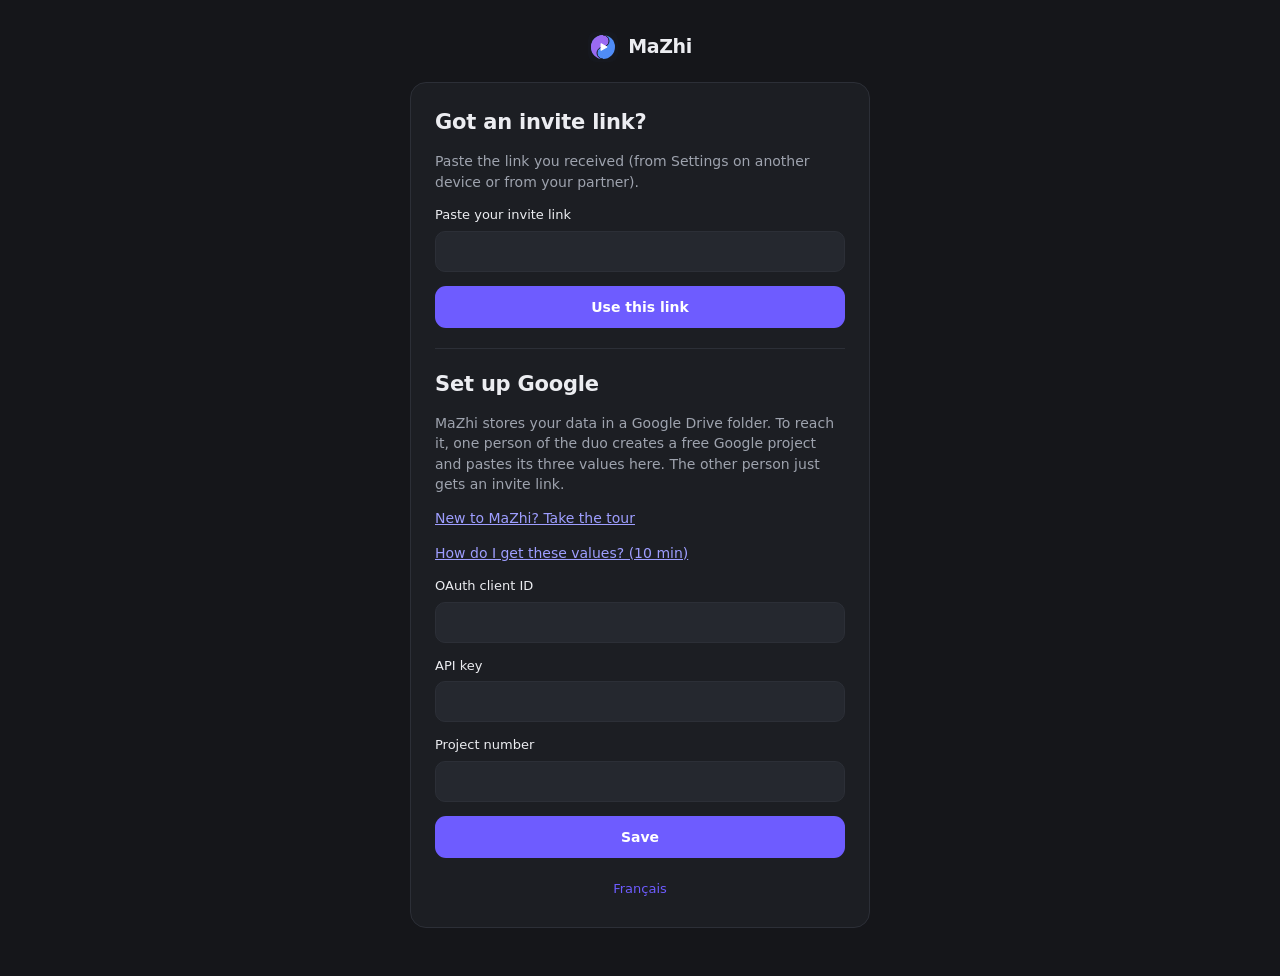
<file: index.html>
<!doctype html>
<html lang="en">
  <head>
    <meta http-equiv="Content-Security-Policy" content="default-src 'self'; script-src 'self' https://accounts.google.com https://apis.google.com; style-src 'self' 'unsafe-inline'; connect-src 'self' https://www.googleapis.com https://content.googleapis.com https://oauth2.googleapis.com https://api.themoviedb.org https://graphql.anilist.co https://openlibrary.org https://api.rawg.io https://itunes.apple.com https://www.youtube.com https://api.mangadex.org; frame-src https://accounts.google.com https://docs.google.com; img-src 'self' data: https:">
    <meta charset="utf-8">
    <meta name="viewport" content="width=device-width, initial-scale=1, viewport-fit=cover">
    <meta name="theme-color" content="#16181E">
    <meta name="apple-mobile-web-app-capable" content="yes">
    <meta name="apple-mobile-web-app-status-bar-style" content="black-translucent">
    <link rel="icon" href="./logo.svg" type="image/svg+xml">
    <link rel="icon" href="./icons/favicon-32.png" type="image/png" sizes="32x32">
    <link rel="apple-touch-icon" href="./icons/apple-touch-icon.png">
    <title>MaZhi</title>
    <script type="module" crossorigin src="./assets/index-DVN07rr2.js"></script>
    <link rel="stylesheet" crossorigin href="./assets/index-oapbsJ8u.css">
  <link rel="manifest" href="./manifest.webmanifest"></head>
  <body>
    <div id="root"></div>
  </body>
</html>
</file>
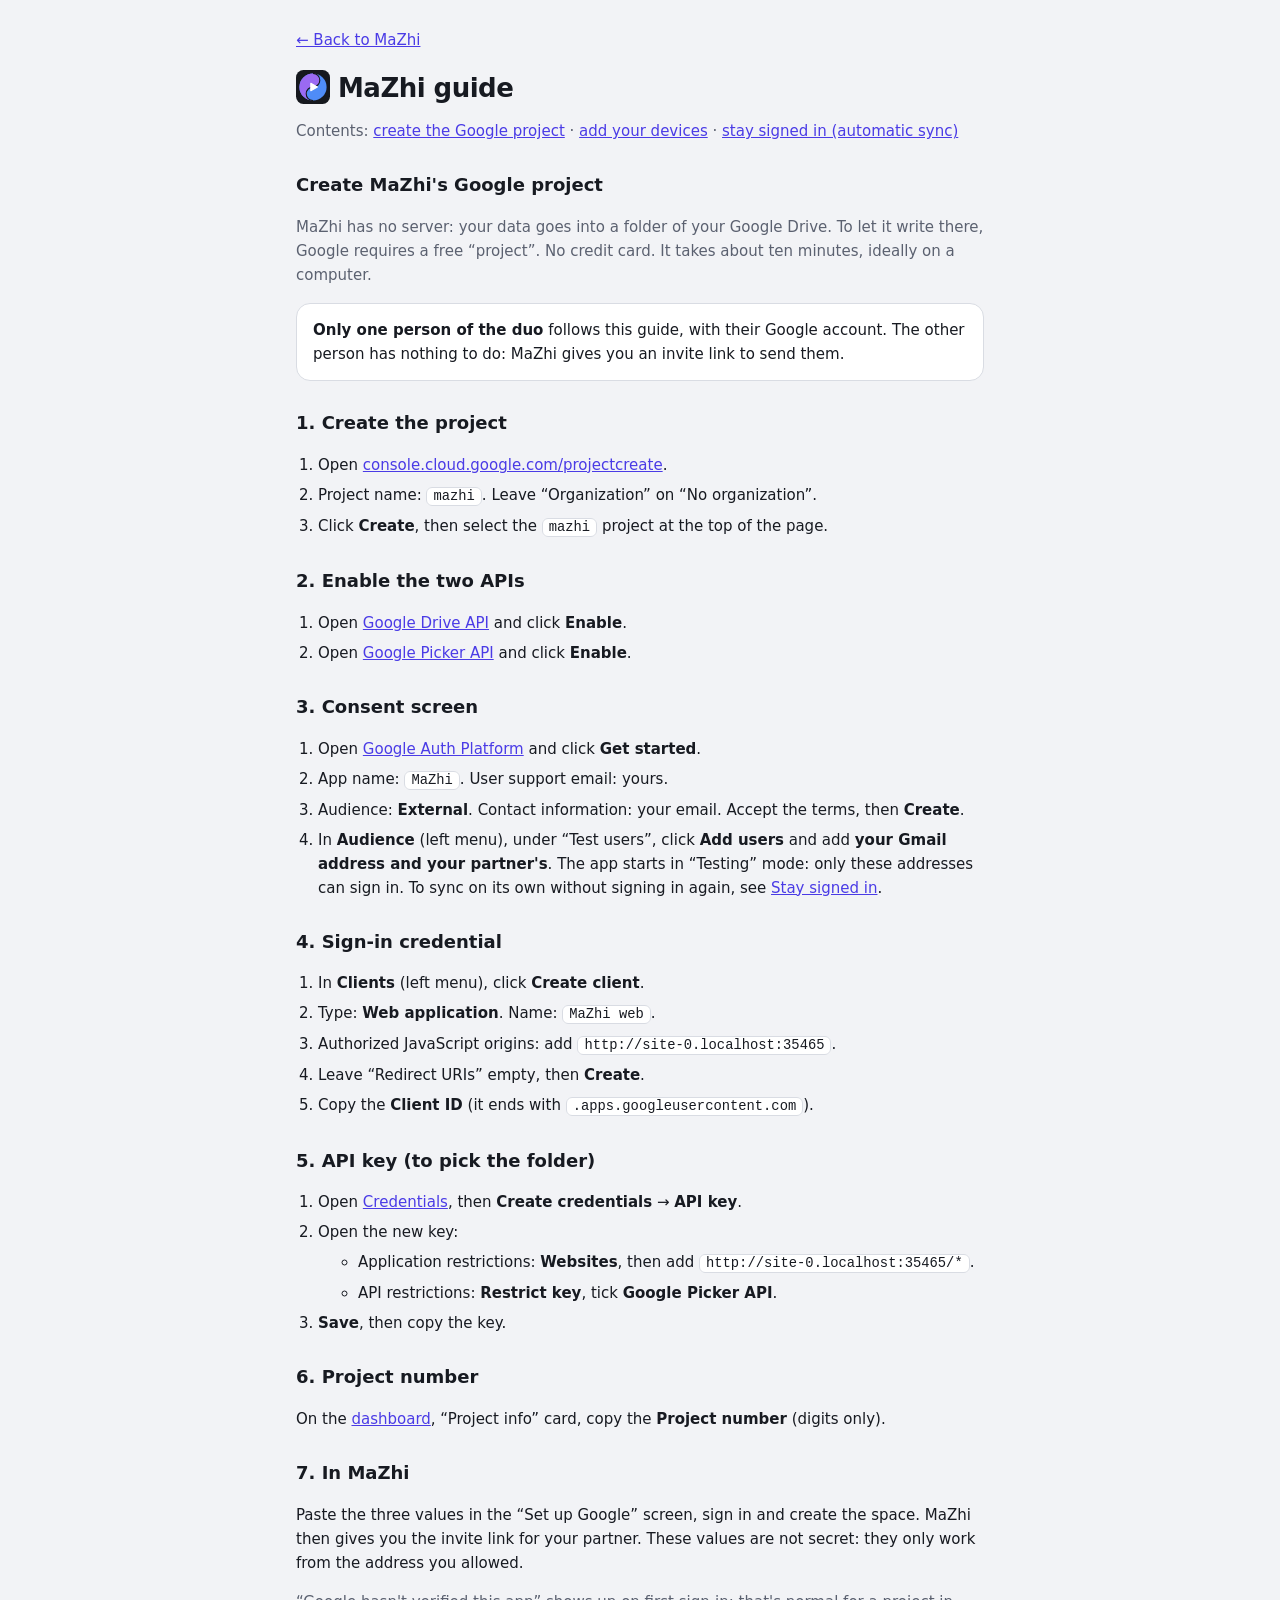
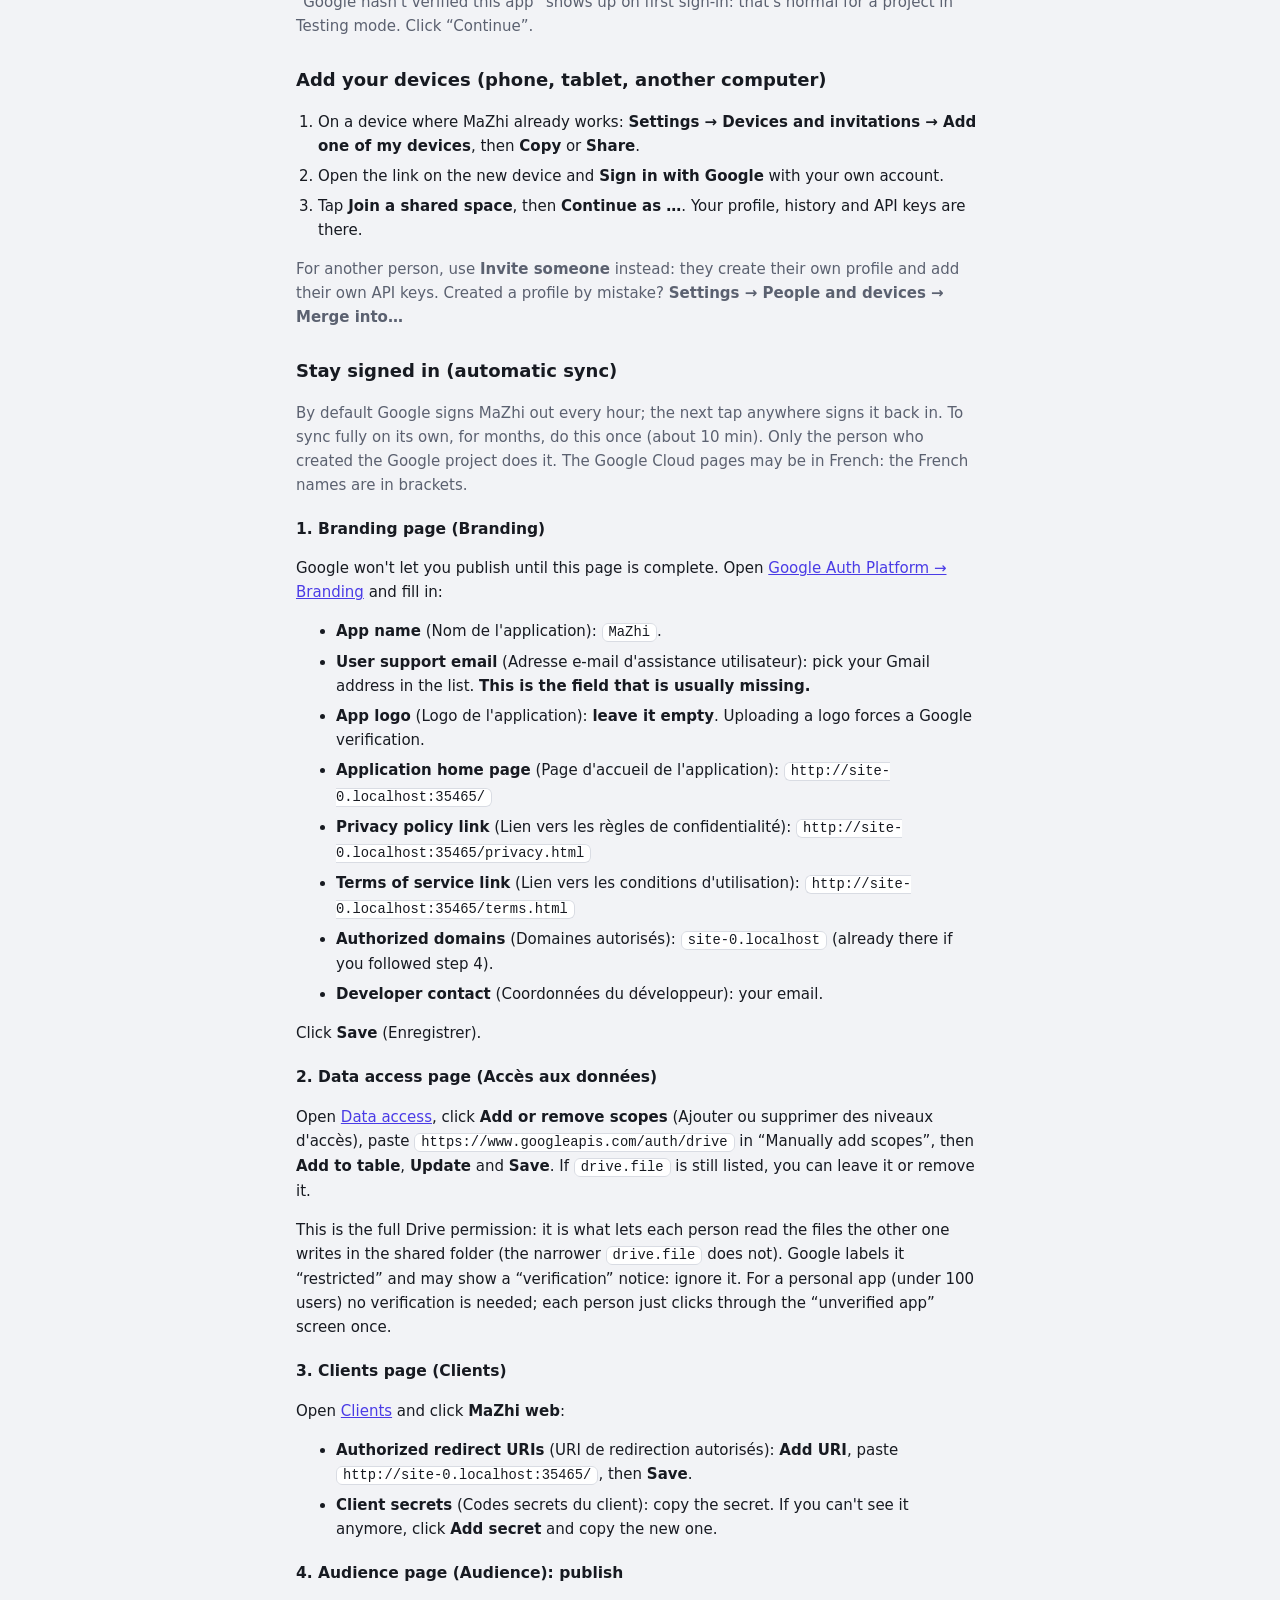
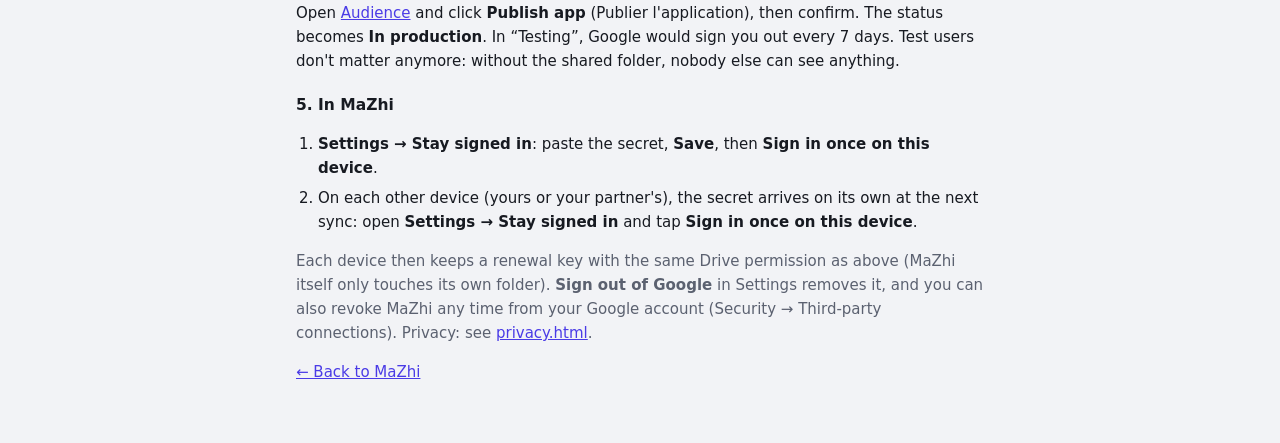
<file: guide-google.html>
<!doctype html>
<html lang="en">
<head>
<meta charset="utf-8">
<meta name="viewport" content="width=device-width, initial-scale=1">
<title>MaZhi · Guide</title>
<link rel="icon" href="./logo.svg" type="image/svg+xml">
<style>
  :root { --bg:#16181E; --panel:#1F2229; --line:#30343E; --ink:#ECEEF3; --muted:#9AA0AD; --accent:#8f84ff; color-scheme: dark; }
  @media (prefers-color-scheme: light) { :root { --bg:#F2F3F6; --panel:#FFFFFF; --line:#D9DCE3; --ink:#171A21; --muted:#5B6170; --accent:#4A3BE6; color-scheme: light; } }
  * { box-sizing: border-box; }
  body { margin: 0; background: var(--bg); color: var(--ink); font: 15px/1.6 "Inter", system-ui, -apple-system, "Segoe UI", sans-serif; }
  main { max-width: 720px; margin: 0 auto; padding: 28px 16px 64px; }
  h1 { font-size: 26px; line-height: 1.2; margin: 0 0 8px; letter-spacing: -.02em; }
  h2 { font-size: 18px; margin: 28px 0 8px; }
 h3 { font-size: 15.5px; margin: 20px 0 6px; }
  p, li { color: var(--ink); }
  .muted { color: var(--muted); }
  ol { padding-left: 22px; }
  li { margin: 6px 0; }
  a { color: var(--accent); overflow-wrap: anywhere; }
  code { background: var(--panel); border: 1px solid var(--line); border-radius: 6px; padding: 1px 6px; font-size: .92em; overflow-wrap: anywhere; }
  .box { background: var(--panel); border: 1px solid var(--line); border-radius: 14px; padding: 14px 16px; margin: 16px 0; }
  .back { display: inline-block; margin-bottom: 18px; }
</style>
</head>
<body>
<main>
  <a class="back" href="./">← Back to MaZhi</a>
  <h1><img src="./logo.svg" alt="" width="34" height="34" style="vertical-align:-7px;margin-right:8px">MaZhi guide</h1>
  <p class="muted">Contents: <a href="#project">create the Google project</a> · <a href="#devices">add your devices</a> · <a href="#stay">stay signed in (automatic sync)</a></p>
  <h2 id="project" style="margin-top:28px">Create MaZhi's Google project</h2>
  <p class="muted">MaZhi has no server: your data goes into a folder of your Google Drive. To let it write there, Google requires a free “project”. No credit card. It takes about ten minutes, ideally on a computer.</p>
  <div class="box">
    <b>Only one person of the duo</b> follows this guide, with their Google account. The other person has nothing to do: MaZhi gives you an invite link to send them.
  </div>

  <h2>1. Create the project</h2>
  <ol>
    <li>Open <a href="https://console.cloud.google.com/projectcreate" target="_blank" rel="noopener">console.cloud.google.com/projectcreate</a>.</li>
    <li>Project name: <code>mazhi</code>. Leave “Organization” on “No organization”.</li>
    <li>Click <b>Create</b>, then select the <code>mazhi</code> project at the top of the page.</li>
  </ol>

  <h2>2. Enable the two APIs</h2>
  <ol>
    <li>Open <a href="https://console.cloud.google.com/apis/library/drive.googleapis.com" target="_blank" rel="noopener">Google Drive API</a> and click <b>Enable</b>.</li>
    <li>Open <a href="https://console.cloud.google.com/apis/library/picker.googleapis.com" target="_blank" rel="noopener">Google Picker API</a> and click <b>Enable</b>.</li>
  </ol>

  <h2>3. Consent screen</h2>
  <ol>
    <li>Open <a href="https://console.cloud.google.com/auth/overview" target="_blank" rel="noopener">Google Auth Platform</a> and click <b>Get started</b>.</li>
    <li>App name: <code>MaZhi</code>. User support email: yours.</li>
    <li>Audience: <b>External</b>. Contact information: your email. Accept the terms, then <b>Create</b>.</li>
    <li>In <b>Audience</b> (left menu), under “Test users”, click <b>Add users</b> and add <b>your Gmail address and your partner's</b>. The app starts in “Testing” mode: only these addresses can sign in. To sync on its own without signing in again, see <a href="#stay">Stay signed in</a>.</li>
  </ol>

  <h2>4. Sign-in credential</h2>
  <ol>
    <li>In <b>Clients</b> (left menu), click <b>Create client</b>.</li>
    <li>Type: <b>Web application</b>. Name: <code>MaZhi web</code>.</li>
    <li>Authorized JavaScript origins: add <code id="origin">MaZhi's address, without the path</code>.</li>
    <li>Leave “Redirect URIs” empty, then <b>Create</b>.</li>
    <li>Copy the <b>Client ID</b> (it ends with <code>.apps.googleusercontent.com</code>).</li>
  </ol>

  <h2>5. API key (to pick the folder)</h2>
  <ol>
    <li>Open <a href="https://console.cloud.google.com/apis/credentials" target="_blank" rel="noopener">Credentials</a>, then <b>Create credentials</b> → <b>API key</b>.</li>
    <li>Open the new key:
      <ul>
        <li>Application restrictions: <b>Websites</b>, then add <code id="origin-star">the same address followed by /*</code>.</li>
        <li>API restrictions: <b>Restrict key</b>, tick <b>Google Picker API</b>.</li>
      </ul>
    </li>
    <li><b>Save</b>, then copy the key.</li>
  </ol>

  <h2>6. Project number</h2>
  <p>On the <a href="https://console.cloud.google.com/home/dashboard" target="_blank" rel="noopener">dashboard</a>, “Project info” card, copy the <b>Project number</b> (digits only).</p>

  <h2>7. In MaZhi</h2>
  <p>Paste the three values in the “Set up Google” screen, sign in and create the space. MaZhi then gives you the invite link for your partner. These values are not secret: they only work from the address you allowed.</p>
  <p class="muted">“Google hasn't verified this app” shows up on first sign-in: that's normal for a project in Testing mode. Click “Continue”.</p>

  <h2 id="devices">Add your devices (phone, tablet, another computer)</h2>
  <ol>
    <li>On a device where MaZhi already works: <b>Settings → Devices and invitations → Add one of my devices</b>, then <b>Copy</b> or <b>Share</b>.</li>
    <li>Open the link on the new device and <b>Sign in with Google</b> with your own account.</li>
    <li>Tap <b>Join a shared space</b>, then <b>Continue as …</b>. Your profile, history and API keys are there.</li>
  </ol>
  <p class="muted">For another person, use <b>Invite someone</b> instead: they create their own profile and add their own API keys. Created a profile by mistake? <b>Settings → People and devices → Merge into…</b></p>

  <h2 id="stay">Stay signed in (automatic sync)</h2>
  <p class="muted">By default Google signs MaZhi out every hour; the next tap anywhere signs it back in. To sync fully on its own, for months, do this once (about 10 min). Only the person who created the Google project does it. The Google Cloud pages may be in French: the French names are in brackets.</p>

  <h3>1. Branding page (Branding)</h3>
  <p>Google won't let you publish until this page is complete. Open <a href="https://console.cloud.google.com/auth/branding" target="_blank" rel="noopener">Google Auth Platform → Branding</a> and fill in:</p>
  <ul>
    <li><b>App name</b> (Nom de l'application): <code>MaZhi</code>.</li>
    <li><b>User support email</b> (Adresse e-mail d'assistance utilisateur): pick your Gmail address in the list. <b>This is the field that is usually missing.</b></li>
    <li><b>App logo</b> (Logo de l'application): <b>leave it empty</b>. Uploading a logo forces a Google verification.</li>
    <li><b>Application home page</b> (Page d'accueil de l'application): <code class="app">MaZhi's address</code></li>
    <li><b>Privacy policy link</b> (Lien vers les règles de confidentialité): <code class="app" data-page="privacy.html">privacy page</code></li>
    <li><b>Terms of service link</b> (Lien vers les conditions d'utilisation): <code class="app" data-page="terms.html">terms page</code></li>
    <li><b>Authorized domains</b> (Domaines autorisés): <code id="domain">your domain</code> (already there if you followed step 4).</li>
    <li><b>Developer contact</b> (Coordonnées du développeur): your email.</li>
  </ul>
  <p>Click <b>Save</b> (Enregistrer).</p>

  <h3>2. Data access page (Accès aux données)</h3>
  <p>Open <a href="https://console.cloud.google.com/auth/scopes" target="_blank" rel="noopener">Data access</a>, click <b>Add or remove scopes</b> (Ajouter ou supprimer des niveaux d'accès), paste <code>https://www.googleapis.com/auth/drive</code> in “Manually add scopes”, then <b>Add to table</b>, <b>Update</b> and <b>Save</b>. If <code>drive.file</code> is still listed, you can leave it or remove it.</p>
  <p>This is the full Drive permission: it is what lets each person read the files the other one writes in the shared folder (the narrower <code>drive.file</code> does not). Google labels it “restricted” and may show a “verification” notice: ignore it. For a personal app (under 100 users) no verification is needed; each person just clicks through the “unverified app” screen once.</p>

  <h3>3. Clients page (Clients)</h3>
  <p>Open <a href="https://console.cloud.google.com/auth/clients" target="_blank" rel="noopener">Clients</a> and click <b>MaZhi web</b>:</p>
  <ul>
    <li><b>Authorized redirect URIs</b> (URI de redirection autorisés): <b>Add URI</b>, paste <code id="redirect">MaZhi's exact address</code>, then <b>Save</b>.</li>
    <li><b>Client secrets</b> (Codes secrets du client): copy the secret. If you can't see it anymore, click <b>Add secret</b> and copy the new one.</li>
  </ul>

  <h3>4. Audience page (Audience): publish</h3>
  <p>Open <a href="https://console.cloud.google.com/auth/audience" target="_blank" rel="noopener">Audience</a> and click <b>Publish app</b> (Publier l'application), then confirm. The status becomes <b>In production</b>. In “Testing”, Google would sign you out every 7 days. Test users don't matter anymore: without the shared folder, nobody else can see anything.</p>

  <h3>5. In MaZhi</h3>
  <ol>
    <li><b>Settings → Stay signed in</b>: paste the secret, <b>Save</b>, then <b>Sign in once on this device</b>.</li>
    <li>On each other device (yours or your partner's), the secret arrives on its own at the next sync: open <b>Settings → Stay signed in</b> and tap <b>Sign in once on this device</b>.</li>
  </ol>
  <p class="muted">Each device then keeps a renewal key with the same Drive permission as above (MaZhi itself only touches its own folder). <b>Sign out of Google</b> in Settings removes it, and you can also revoke MaZhi any time from your Google account (Security → Third-party connections). Privacy: see <a href="privacy.html">privacy.html</a>.</p>

  <p><a href="./">← Back to MaZhi</a></p>
</main>
<script>
  // Affiche l'adresse exacte à autoriser (celle d'où ce guide est ouvert).
  const o = location.origin;
  if (o.startsWith('http')) {
    document.getElementById('origin').textContent = o;
    document.getElementById('origin-star').textContent = o + '/*';
    // L'adresse exacte de l'appli (le guide est servi à côté d'elle)
    const app = o + location.pathname.replace(/guide-google\.html$/, '');
    document.getElementById('redirect').textContent = app;
    document.getElementById('domain').textContent = location.hostname;
    for (const el of document.querySelectorAll('code.app')) el.textContent = app + (el.dataset.page || '');
  }
</script>
</body>
</html>
</file>
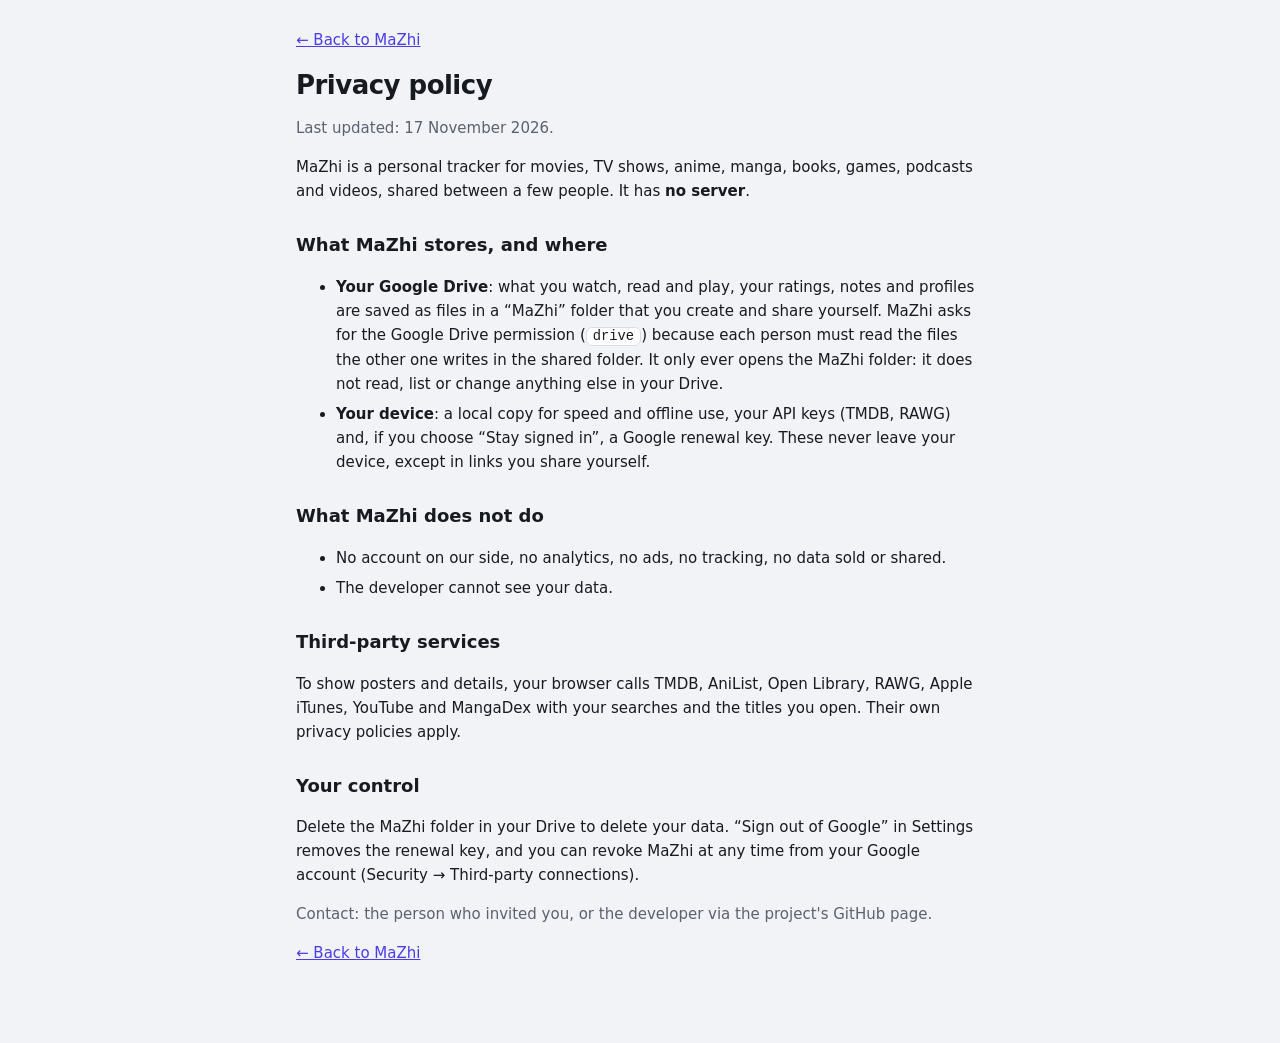
<file: privacy.html>
<!doctype html>
<html lang="en">
<head>
<meta charset="utf-8">
<meta name="viewport" content="width=device-width, initial-scale=1">
<title>MaZhi · Privacy</title>
<link rel="icon" href="./logo.svg" type="image/svg+xml">
<style>
  :root { --bg:#16181E; --panel:#1F2229; --line:#30343E; --ink:#ECEEF3; --muted:#9AA0AD; --accent:#8f84ff; color-scheme: dark; }
  @media (prefers-color-scheme: light) { :root { --bg:#F2F3F6; --panel:#FFFFFF; --line:#D9DCE3; --ink:#171A21; --muted:#5B6170; --accent:#4A3BE6; color-scheme: light; } }
  * { box-sizing: border-box; }
  body { margin: 0; background: var(--bg); color: var(--ink); font: 15px/1.6 "Inter", system-ui, -apple-system, "Segoe UI", sans-serif; }
  main { max-width: 720px; margin: 0 auto; padding: 28px 16px 64px; }
  h1 { font-size: 26px; line-height: 1.2; margin: 0 0 8px; letter-spacing: -.02em; }
  h2 { font-size: 18px; margin: 28px 0 8px; }
  p, li { color: var(--ink); }
  .muted { color: var(--muted); }
  ol { padding-left: 22px; }
  li { margin: 6px 0; }
  a { color: var(--accent); overflow-wrap: anywhere; }
  code { background: var(--panel); border: 1px solid var(--line); border-radius: 6px; padding: 1px 6px; font-size: .92em; overflow-wrap: anywhere; }
  .box { background: var(--panel); border: 1px solid var(--line); border-radius: 14px; padding: 14px 16px; margin: 16px 0; }
  .back { display: inline-block; margin-bottom: 18px; }
</style>
<body>
<main>
  <a class="back" href="./">← Back to MaZhi</a>
  <h1>Privacy policy</h1>
  <p class="muted">Last updated: 17 November 2026.</p>
  <p>MaZhi is a personal tracker for movies, TV shows, anime, manga, books, games, podcasts and videos, shared between a few people. It has <b>no server</b>.</p>
  <h2>What MaZhi stores, and where</h2>
  <ul>
    <li><b>Your Google Drive</b>: what you watch, read and play, your ratings, notes and profiles are saved as files in a “MaZhi” folder that you create and share yourself. MaZhi asks for the Google Drive permission (<code>drive</code>) because each person must read the files the other one writes in the shared folder. It only ever opens the MaZhi folder: it does not read, list or change anything else in your Drive.</li>
    <li><b>Your device</b>: a local copy for speed and offline use, your API keys (TMDB, RAWG) and, if you choose “Stay signed in”, a Google renewal key. These never leave your device, except in links you share yourself.</li>
  </ul>
  <h2>What MaZhi does not do</h2>
  <ul>
    <li>No account on our side, no analytics, no ads, no tracking, no data sold or shared.</li>
    <li>The developer cannot see your data.</li>
  </ul>
  <h2>Third-party services</h2>
  <p>To show posters and details, your browser calls TMDB, AniList, Open Library, RAWG, Apple iTunes, YouTube and MangaDex with your searches and the titles you open. Their own privacy policies apply.</p>
  <h2>Your control</h2>
  <p>Delete the MaZhi folder in your Drive to delete your data. “Sign out of Google” in Settings removes the renewal key, and you can revoke MaZhi at any time from your Google account (Security → Third-party connections).</p>
  <p class="muted">Contact: the person who invited you, or the developer via the project's GitHub page.</p>
  <p><a href="./">← Back to MaZhi</a></p>
</main>
</body>
</html>
</file>
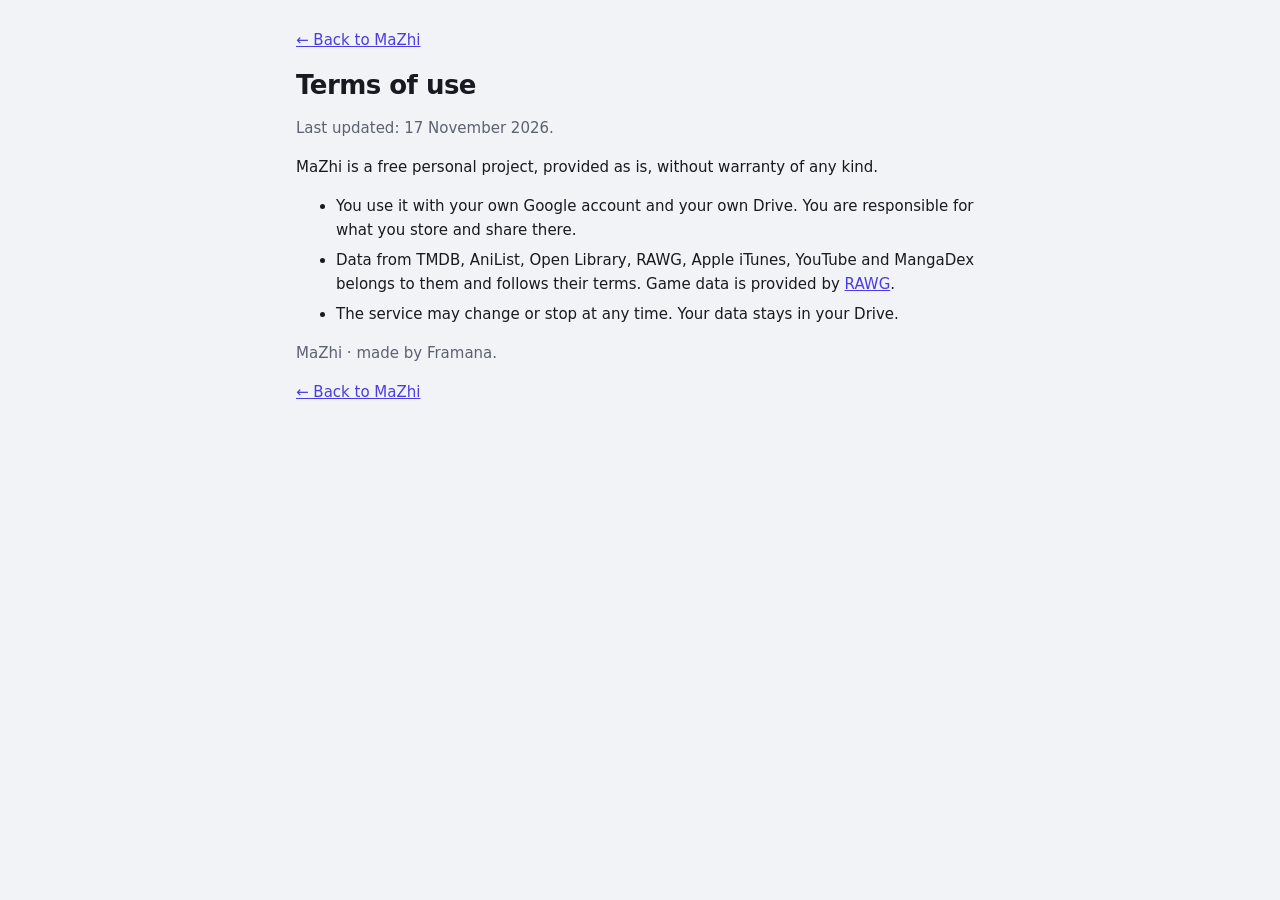
<file: terms.html>
<!doctype html>
<html lang="en">
<head>
<meta charset="utf-8">
<meta name="viewport" content="width=device-width, initial-scale=1">
<title>MaZhi · Terms</title>
<link rel="icon" href="./logo.svg" type="image/svg+xml">
<style>
  :root { --bg:#16181E; --panel:#1F2229; --line:#30343E; --ink:#ECEEF3; --muted:#9AA0AD; --accent:#8f84ff; color-scheme: dark; }
  @media (prefers-color-scheme: light) { :root { --bg:#F2F3F6; --panel:#FFFFFF; --line:#D9DCE3; --ink:#171A21; --muted:#5B6170; --accent:#4A3BE6; color-scheme: light; } }
  * { box-sizing: border-box; }
  body { margin: 0; background: var(--bg); color: var(--ink); font: 15px/1.6 "Inter", system-ui, -apple-system, "Segoe UI", sans-serif; }
  main { max-width: 720px; margin: 0 auto; padding: 28px 16px 64px; }
  h1 { font-size: 26px; line-height: 1.2; margin: 0 0 8px; letter-spacing: -.02em; }
  h2 { font-size: 18px; margin: 28px 0 8px; }
  p, li { color: var(--ink); }
  .muted { color: var(--muted); }
  ol { padding-left: 22px; }
  li { margin: 6px 0; }
  a { color: var(--accent); overflow-wrap: anywhere; }
  code { background: var(--panel); border: 1px solid var(--line); border-radius: 6px; padding: 1px 6px; font-size: .92em; overflow-wrap: anywhere; }
  .box { background: var(--panel); border: 1px solid var(--line); border-radius: 14px; padding: 14px 16px; margin: 16px 0; }
  .back { display: inline-block; margin-bottom: 18px; }
</style>
<body>
<main>
  <a class="back" href="./">← Back to MaZhi</a>
  <h1>Terms of use</h1>
  <p class="muted">Last updated: 17 November 2026.</p>
  <p>MaZhi is a free personal project, provided as is, without warranty of any kind.</p>
  <ul>
    <li>You use it with your own Google account and your own Drive. You are responsible for what you store and share there.</li>
    <li>Data from TMDB, AniList, Open Library, RAWG, Apple iTunes, YouTube and MangaDex belongs to them and follows their terms. Game data is provided by <a href="https://rawg.io" target="_blank" rel="noopener">RAWG</a>.</li>
    <li>The service may change or stop at any time. Your data stays in your Drive.</li>
  </ul>
  <p class="muted">MaZhi · made by Framana.</p>
  <p><a href="./">← Back to MaZhi</a></p>
</main>
</body>
</html>
</file>
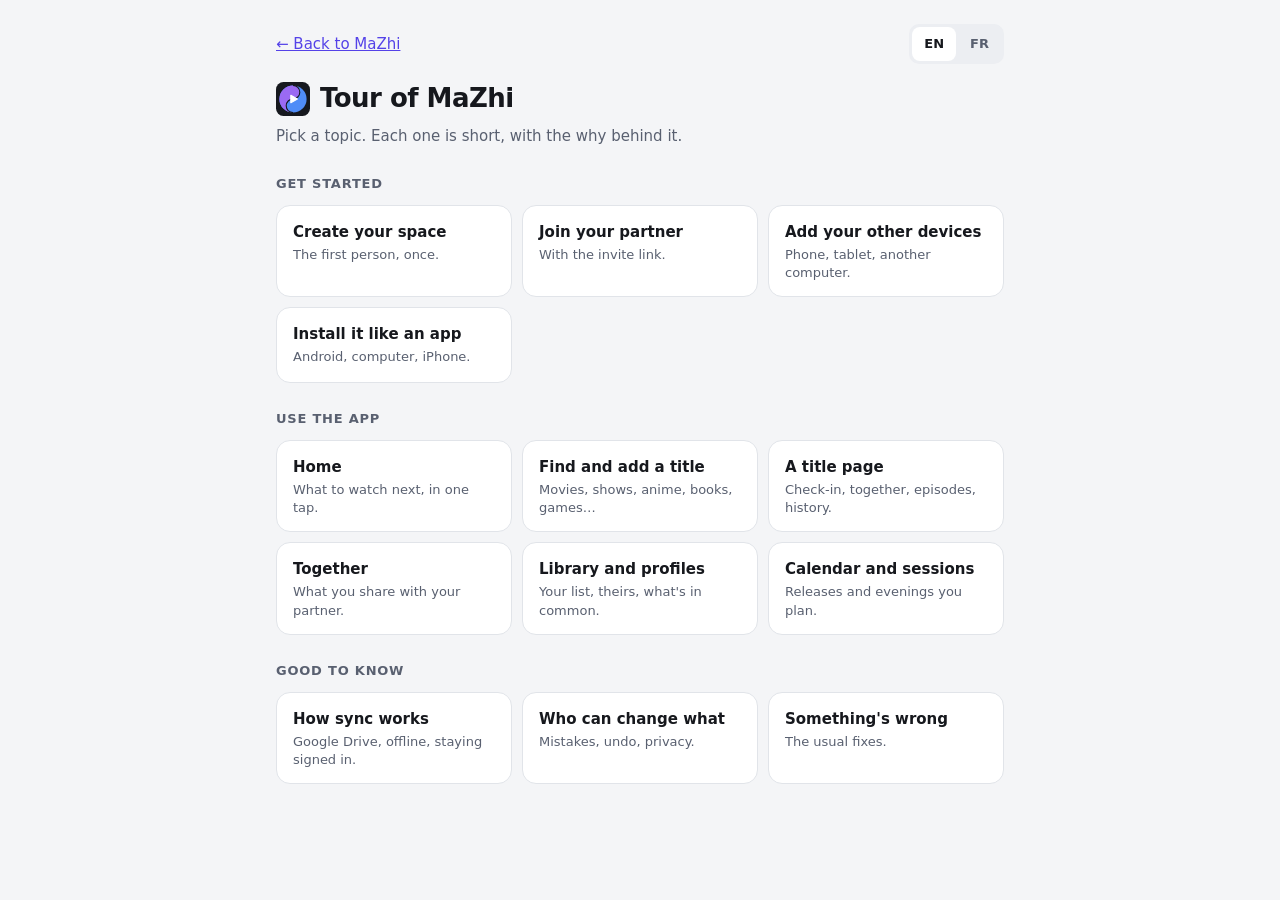
<file: tour.html>
<!doctype html>
<html lang="en">
<head>
<meta charset="utf-8">
<meta name="viewport" content="width=device-width, initial-scale=1, viewport-fit=cover">
<title>MaZhi · Tour</title>
<link rel="icon" href="./logo.svg" type="image/svg+xml">
<style>
  :root { --bg:#15161A; --panel:#1C1E23; --panel-2:#25282F; --line:#2C2F37; --ink:#ECEDF1; --muted:#9EA3AE; --accent:#8f84ff; color-scheme: dark; }
  @media (prefers-color-scheme: light) { :root { --bg:#F4F5F7; --panel:#FFFFFF; --panel-2:#ECEEF2; --line:#E1E4E9; --ink:#16181D; --muted:#596070; --accent:#5442E8; color-scheme: light; } }
  * { box-sizing: border-box; }
  body { margin: 0; background: var(--bg); color: var(--ink); font: 15px/1.6 "Inter", system-ui, -apple-system, "Segoe UI", sans-serif; }
  main { max-width: 760px; margin: 0 auto; padding: calc(24px + env(safe-area-inset-top, 0px)) 16px 64px; }
  h1 { font-size: 26px; line-height: 1.2; margin: 0 0 6px; letter-spacing: -.02em; display: flex; align-items: center; gap: 10px; }
  h2 { font-size: 21px; margin: 0 0 6px; letter-spacing: -.01em; }
  h3 { font-size: 13px; text-transform: uppercase; letter-spacing: .06em; color: var(--muted); margin: 26px 0 10px; }
  p { margin: 8px 0; }
  .muted { color: var(--muted); }
  a { color: var(--accent); }
  ol, ul { padding-left: 22px; } li { margin: 6px 0; }
  b { font-weight: 650; }
  .top { display: flex; justify-content: space-between; align-items: center; gap: 12px; margin-bottom: 18px; }
  .lang { display: inline-flex; gap: 2px; padding: 3px; border-radius: 10px; background: var(--panel-2); }
  .lang button { font: inherit; font-size: 13px; font-weight: 600; border: 0; background: none; color: var(--muted); min-height: 34px; padding: 0 12px; border-radius: 8px; cursor: pointer; }
  .lang button[aria-pressed="true"] { background: var(--panel); color: var(--ink); }
  .grid { display: grid; grid-template-columns: repeat(auto-fill, minmax(210px, 1fr)); gap: 10px; }
  .card { display: flex; flex-direction: column; gap: 2px; text-decoration: none; color: var(--ink); background: var(--panel); border: 1px solid var(--line); border-radius: 14px; padding: 14px 16px; min-height: 76px; }
  .card:hover { border-color: var(--accent); }
  .card b { font-size: 15px; }
  .card span { color: var(--muted); font-size: 13px; line-height: 1.4; }
  .why { background: var(--panel); border: 1px solid var(--line); border-radius: 14px; padding: 12px 16px; margin: 16px 0; }
  .why b:first-child { display: block; font-size: 12.5px; text-transform: uppercase; letter-spacing: .05em; color: var(--muted); margin-bottom: 2px; }
  .ios { border-left: 0; background: var(--panel-2); border-radius: 12px; padding: 10px 14px; margin: 12px 0; font-size: 14px; }
  .ios b:first-child { margin-right: 4px; }
  .nav { display: flex; justify-content: space-between; gap: 12px; margin-top: 28px; flex-wrap: wrap; }
  .nav a { display: inline-flex; align-items: center; min-height: 44px; }
  code { background: var(--panel); border: 1px solid var(--line); border-radius: 6px; padding: 1px 6px; font-size: .92em; }
  [hidden] { display: none !important; }
</style>
</head>
<body>
<main>
  <div class="top">
    <a href="./" data-l="en">← Back to MaZhi</a><a href="./" data-l="fr">← Retour à MaZhi</a>
    <div class="lang" role="group" aria-label="Language / Langue">
      <button type="button" data-set="en">EN</button><button type="button" data-set="fr">FR</button>
    </div>
  </div>

  <!-- Sommaire -->
  <section id="menu">
    <h1><img src="./logo.svg" alt="" width="34" height="34"><span data-l="en">Tour of MaZhi</span><span data-l="fr">Le tour de MaZhi</span></h1>
    <p class="muted" data-l="en">Pick a topic. Each one is short, with the why behind it.</p>
    <p class="muted" data-l="fr">Choisis un sujet. Chacun est court, avec le pourquoi derrière.</p>

    <h3><span data-l="en">Get started</span><span data-l="fr">Pour commencer</span></h3>
    <div class="grid">
      <a class="card" href="#create"><b data-l="en">Create your space</b><b data-l="fr">Créer votre espace</b><span data-l="en">The first person, once.</span><span data-l="fr">La première personne, une fois.</span></a>
      <a class="card" href="#join"><b data-l="en">Join your partner</b><b data-l="fr">Rejoindre son binôme</b><span data-l="en">With the invite link.</span><span data-l="fr">Avec le lien d'invitation.</span></a>
      <a class="card" href="#devices"><b data-l="en">Add your other devices</b><b data-l="fr">Ajouter ses autres appareils</b><span data-l="en">Phone, tablet, another computer.</span><span data-l="fr">Téléphone, tablette, autre ordinateur.</span></a>
      <a class="card" href="#install"><b data-l="en">Install it like an app</b><b data-l="fr">L'installer comme une appli</b><span data-l="en">Android, computer, iPhone.</span><span data-l="fr">Android, ordinateur, iPhone.</span></a>
    </div>

    <h3><span data-l="en">Use the app</span><span data-l="fr">Utiliser l'appli</span></h3>
    <div class="grid">
      <a class="card" href="#home"><b data-l="en">Home</b><b data-l="fr">L'accueil</b><span data-l="en">What to watch next, in one tap.</span><span data-l="fr">La suite, en un appui.</span></a>
      <a class="card" href="#search"><b data-l="en">Find and add a title</b><b data-l="fr">Trouver et ajouter un titre</b><span data-l="en">Movies, shows, anime, books, games…</span><span data-l="fr">Films, séries, animés, livres, jeux…</span></a>
      <a class="card" href="#title"><b data-l="en">A title page</b><b data-l="fr">La fiche d'un titre</b><span data-l="en">Check-in, together, episodes, history.</span><span data-l="fr">Check-in, ensemble, épisodes, historique.</span></a>
      <a class="card" href="#together"><b data-l="en">Together</b><b data-l="fr">Ensemble</b><span data-l="en">What you share with your partner.</span><span data-l="fr">Ce que vous partagez.</span></a>
      <a class="card" href="#library"><b data-l="en">Library and profiles</b><b data-l="fr">Bibliothèque et profils</b><span data-l="en">Your list, theirs, what's in common.</span><span data-l="fr">Ta liste, la sienne, le commun.</span></a>
      <a class="card" href="#calendar"><b data-l="en">Calendar and sessions</b><b data-l="fr">Calendrier et séances</b><span data-l="en">Releases and evenings you plan.</span><span data-l="fr">Sorties et soirées prévues.</span></a>
    </div>

    <h3><span data-l="en">Good to know</span><span data-l="fr">Bon à savoir</span></h3>
    <div class="grid">
      <a class="card" href="#sync"><b data-l="en">How sync works</b><b data-l="fr">Comment marche la synchro</b><span data-l="en">Google Drive, offline, staying signed in.</span><span data-l="fr">Google Drive, hors ligne, rester connecté.</span></a>
      <a class="card" href="#rules"><b data-l="en">Who can change what</b><b data-l="fr">Qui peut changer quoi</b><span data-l="en">Mistakes, undo, privacy.</span><span data-l="fr">Erreurs, annuler, vie privée.</span></a>
      <a class="card" href="#help"><b data-l="en">Something's wrong</b><b data-l="fr">Ça ne marche pas</b><span data-l="en">The usual fixes.</span><span data-l="fr">Les solutions habituelles.</span></a>
    </div>
  </section>

  <!-- ===== Créer ===== -->
  <section class="topic" id="create" hidden>
    <div data-l="en">
      <h2>Create your space</h2>
      <p>Only <b>one person of the duo</b> does this, once.</p>
      <ol>
        <li>Create MaZhi's free Google project: follow the <a href="guide-google.html">technical guide</a> (about 10 minutes, ideally on a computer). You get three values.</li>
        <li>Open MaZhi, paste the three values in <b>Set up Google</b>, then <b>Save</b>.</li>
        <li><b>Sign in with Google</b>, then <b>Create the MaZhi space</b>. A "MaZhi" folder appears in your Google Drive.</li>
        <li>Enter your first name, pick your colour: <b>Create my profile</b>.</li>
        <li>Share the MaZhi folder with your partner in Google Drive, as <b>Editor</b>, then send them the invite link MaZhi shows you.</li>
      </ol>
      <div class="why"><b>Why</b>MaZhi has no server. Your lists live in a folder of <i>your</i> Google Drive, and Google asks for a "project" before an app can write there. Nobody else, not even us, can see your data.</div>
    </div>
    <div data-l="fr">
      <h2>Créer votre espace</h2>
      <p><b>Une seule personne du duo</b> le fait, une seule fois.</p>
      <ol>
        <li>Crée le projet Google gratuit de MaZhi : suis le <a href="guide-google.html">guide technique</a> (une dizaine de minutes, plutôt sur ordinateur). Tu obtiens trois valeurs.</li>
        <li>Ouvre MaZhi, colle les trois valeurs dans <b>Configurer Google</b>, puis <b>Enregistrer</b>.</li>
        <li><b>Se connecter avec Google</b>, puis <b>Créer l'espace MaZhi</b>. Un dossier « MaZhi » apparaît dans ton Google Drive.</li>
        <li>Ton prénom, ta couleur : <b>Créer mon profil</b>.</li>
        <li>Partage le dossier MaZhi avec ton binôme dans Google Drive, en <b>Éditeur</b>, puis envoie-lui le lien d'invitation que MaZhi t'affiche.</li>
      </ol>
      <div class="why"><b>Pourquoi</b>MaZhi n'a pas de serveur. Vos listes sont dans un dossier de <i>ton</i> Google Drive, et Google demande un « projet » avant qu'une appli puisse y écrire. Personne d'autre, nous non plus, ne voit vos données.</div>
    </div>
  </section>

  <!-- ===== Rejoindre ===== -->
  <section class="topic" id="join" hidden>
    <div data-l="en">
      <h2>Join your partner</h2>
      <ol>
        <li>Check the MaZhi folder is shared with your Google account as <b>Editor</b> (your partner does it in Google Drive).</li>
        <li>Open the invite link in your browser (Chrome, or <b>Safari</b> on iPhone). Not in private browsing.</li>
        <li><b>Sign in with Google</b> with that same account. Google says the app isn't verified: <b>Advanced</b>, then <b>Go to MaZhi</b>. It's your duo's own app.</li>
        <li>On the permissions screen, <b>tick the Google Drive box</b>, then Continue.</li>
        <li><b>Join a shared space</b>: you land straight on "Who are you?". Enter your first name and colour, then <b>Create my profile</b>. Don't pick your partner's profile.</li>
      </ol>
      <div class="ios"><b>iPhone:</b> don't open the link from WhatsApp or Messenger (their built-in browser loses it). Copy the link, open Safari, paste it. Or open MaZhi and paste it in <b>Paste your invite link</b>.</div>
      <div class="why"><b>Why</b>Each person uses their own Google account: what you do is signed with your profile, and nobody can act in your name. The Drive box lets MaZhi read what your partner writes in the shared folder.</div>
    </div>
    <div data-l="fr">
      <h2>Rejoindre son binôme</h2>
      <ol>
        <li>Vérifie que le dossier MaZhi est partagé avec ton compte Google en <b>Éditeur</b> (ton binôme le fait dans Google Drive).</li>
        <li>Ouvre le lien d'invitation dans ton navigateur (Chrome, ou <b>Safari</b> sur iPhone). Pas en navigation privée.</li>
        <li><b>Se connecter avec Google</b> avec ce même compte. Google dit que l'appli n'est pas validée : <b>Paramètres avancés</b>, puis <b>Accéder à MaZhi</b>. C'est l'appli de votre duo.</li>
        <li>Sur l'écran des autorisations, <b>coche la case Google Drive</b>, puis Continuer.</li>
        <li><b>Rejoindre un espace partagé</b> : tu arrives directement sur « Qui es-tu ? ». Prénom, couleur, puis <b>Créer mon profil</b>. Ne prends pas le profil de ton binôme.</li>
      </ol>
      <div class="ios"><b>iPhone :</b> n'ouvre pas le lien depuis WhatsApp ou Messenger (leur navigateur intégré le perd). Copie le lien, ouvre Safari, colle-le. Ou ouvre MaZhi et colle-le dans <b>Colle ton lien d'invitation</b>.</div>
      <div class="why"><b>Pourquoi</b>Chacun utilise son propre compte Google : ce que tu fais est signé avec ton profil, et personne ne peut agir à ta place. La case Drive permet à MaZhi de lire ce que ton binôme écrit dans le dossier partagé.</div>
    </div>
  </section>

  <!-- ===== Appareils ===== -->
  <section class="topic" id="devices" hidden>
    <div data-l="en">
      <h2>Add your other devices</h2>
      <ol>
        <li>On a device where you're already in: <b>Settings → Add one of my devices → Copy</b>. Send the link to yourself.</li>
        <li>On the new device, open the link (or paste it in <b>Paste your invite link</b>).</li>
        <li><b>Sign in with Google</b> (same account, tick the Drive box), <b>Join a shared space</b>, then <b>Continue as …</b> with your name.</li>
        <li>In Settings, tap <b>Sign in once on this device</b> so it stays connected.</li>
      </ol>
      <div class="why"><b>Why</b>This link carries your profile and your API keys (TMDB, RAWG), so the new device picks up right where you are. Keep it to yourself: the <b>Invite someone</b> link is the one for another person, without keys.</div>
    </div>
    <div data-l="fr">
      <h2>Ajouter ses autres appareils</h2>
      <ol>
        <li>Sur un appareil où tu es déjà connecté : <b>Réglages → Ajouter un de mes appareils → Copier</b>. Envoie-toi le lien.</li>
        <li>Sur le nouvel appareil, ouvre le lien (ou colle-le dans <b>Colle ton lien d'invitation</b>).</li>
        <li><b>Se connecter avec Google</b> (même compte, case Drive cochée), <b>Rejoindre un espace partagé</b>, puis <b>Continuer en tant que …</b> avec ton prénom.</li>
        <li>Dans les Réglages, touche <b>Me connecter une fois sur cet appareil</b> pour qu'il reste connecté.</li>
      </ol>
      <div class="why"><b>Pourquoi</b>Ce lien emporte ton profil et tes clés d'API (TMDB, RAWG) : le nouvel appareil reprend là où tu en es. Garde-le pour toi : pour une autre personne, c'est le lien <b>Inviter quelqu'un</b>, sans les clés.</div>
    </div>
  </section>

  <!-- ===== Installer ===== -->
  <section class="topic" id="install" hidden>
    <div data-l="en">
      <h2>Install it like an app</h2>
      <ul>
        <li><b>Android (Chrome):</b> menu ⋮ → <b>Install app</b> or <b>Add to Home screen</b>.</li>
        <li><b>Computer (Chrome, Edge):</b> the install icon at the right of the address bar.</li>
        <li><b>iPhone, iPad (Safari):</b> Share button → <b>Add to Home Screen</b>.</li>
      </ul>
      <div class="ios"><b>iPhone:</b> the home-screen app has its own memory, separate from Safari. The first time you open it, you'll see "Set up Google": paste your <b>Add one of my devices</b> link there and sign in once. Then use only the icon.</div>
      <div class="why"><b>Why</b>MaZhi is a web app: no store, one version for every device. Installed, it opens full screen and works offline.</div>
    </div>
    <div data-l="fr">
      <h2>L'installer comme une appli</h2>
      <ul>
        <li><b>Android (Chrome) :</b> menu ⋮ → <b>Installer l'application</b> ou <b>Ajouter à l'écran d'accueil</b>.</li>
        <li><b>Ordinateur (Chrome, Edge) :</b> l'icône d'installation à droite de la barre d'adresse.</li>
        <li><b>iPhone, iPad (Safari) :</b> bouton Partager → <b>Sur l'écran d'accueil</b>.</li>
      </ul>
      <div class="ios"><b>iPhone :</b> l'appli de l'écran d'accueil a sa propre mémoire, séparée de Safari. La première fois, tu verras « Configurer Google » : colle ton lien <b>Ajouter un de mes appareils</b> et connecte-toi une fois. Ensuite, utilise seulement l'icône.</div>
      <div class="why"><b>Pourquoi</b>MaZhi est une appli web : pas de store, une seule version pour tous les appareils. Installée, elle s'ouvre en plein écran et marche hors ligne.</div>
    </div>
  </section>

  <!-- ===== Accueil ===== -->
  <section class="topic" id="home" hidden>
    <div data-l="en">
      <h2>Home</h2>
      <ul>
        <li><b>Type chips</b> (All, Movies, Anime…): show only that type. The search at the top then looks for that type only.</li>
        <li><b>Continue</b>: what you're in the middle of. The ✓ under a poster checks in the next episode or chapter. A message offers <b>Undo</b> for a few seconds.</li>
        <li>On a title you watch together, the ✓ asks <b>Together</b> or <b>Just me</b>, so a mistaken tap never puts one of you ahead.</li>
        <li><b>From your partner</b>: their suggestions for you (Add to my list, or Not for me) and how far ahead they are, without spoilers.</li>
        <li><b>Planned</b>: your next sessions. <b>On my list</b>: what you want to watch.</li>
      </ul>
      <div class="why"><b>Why</b>Home is about <i>you</i>: the shortest path to "what's next". Shared things live in Together.</div>
    </div>
    <div data-l="fr">
      <h2>L'accueil</h2>
      <ul>
        <li><b>Pastilles de type</b> (Tout, Films, Animés…) : n'affichent que ce type. La recherche du haut ne cherche alors que ce type.</li>
        <li><b>À suivre</b> : ce que tu es en train de voir. Le ✓ sous l'affiche coche l'épisode ou le chapitre suivant. Un message propose <b>Annuler</b> pendant quelques secondes.</li>
        <li>Sur un titre suivi ensemble, le ✓ demande <b>Ensemble</b> ou <b>Juste moi</b> : un appui de trop ne met jamais l'un de vous en avance.</li>
        <li><b>De la part de ton binôme</b> : ses suggestions pour toi (Ajouter à ma liste, ou Pas pour moi) et son avance, sans spoiler.</li>
        <li><b>Prévu</b> : vos prochaines séances. <b>Dans ma liste</b> : ce que tu veux voir.</li>
      </ul>
      <div class="why"><b>Pourquoi</b>L'accueil parle de <i>toi</i> : le chemin le plus court vers « la suite ». Ce qui est partagé est dans Ensemble.</div>
    </div>
  </section>

  <!-- ===== Recherche ===== -->
  <section class="topic" id="search" hidden>
    <div data-l="en">
      <h2>Find and add a title</h2>
      <ul>
        <li>Type in the search bar. Your library shows first, then online results. Tap <b>Add</b>.</li>
        <li>Sources: TMDB (movies, shows), AniList (anime, manga, manhwa), Open Library (books), RAWG (games), iTunes (podcasts). For a <b>YouTube video</b>, paste its link.</li>
        <li>Movies and shows need a free <b>TMDB token</b>, games a free <b>RAWG key</b>: Settings → API keys.</li>
        <li>Not found? <b>Add it manually</b> at the bottom of the results.</li>
      </ul>
      <div class="why"><b>Why</b>Titles, episodes and seasons come from these sources and update on their own: new episodes, next season, latest chapter. You never type them yourself.</div>
    </div>
    <div data-l="fr">
      <h2>Trouver et ajouter un titre</h2>
      <ul>
        <li>Tape dans la barre de recherche. Ta bibliothèque d'abord, puis les résultats en ligne. Touche <b>Ajouter</b>.</li>
        <li>Les sources : TMDB (films, séries), AniList (animés, mangas, manhwas), Open Library (livres), RAWG (jeux), iTunes (podcasts). Pour une <b>vidéo YouTube</b>, colle son lien.</li>
        <li>Films et séries demandent un <b>jeton TMDB</b> gratuit, les jeux une <b>clé RAWG</b> gratuite : Réglages → Clés d'API.</li>
        <li>Pas trouvé ? <b>Ajoute-le à la main</b>, en bas des résultats.</li>
      </ul>
      <div class="why"><b>Pourquoi</b>Titres, épisodes et saisons viennent de ces sources et se mettent à jour tout seuls : nouveaux épisodes, saison suivante, dernier chapitre. Tu ne les tapes jamais.</div>
    </div>
  </section>

  <!-- ===== Fiche ===== -->
  <section class="topic" id="title" hidden>
    <div data-l="en">
      <h2>A title page</h2>
      <ul>
        <li><b>Check-in</b>: you watched the next one. <b>Watched together</b>: ticked for both of you at once (then <b>Undo</b> cancels for both). For a game, <b>Played</b> then asks how long you played (HH:MM, or <b>No duration</b>).</li>
        <li><b>Schedule</b>: plan a session, alone or together. <b>Suggest to …</b>: shows the title on your partner's home.</li>
        <li><b>Where you are</b>: your position and your partner's.</li>
        <li><b>Overview</b>: summary, ratings, status, your private note.</li>
        <li><b>Episodes</b> (shows, anime): tap an episode, or set <b>I'm at</b> to jump to where you are.</li>
        <li><b>History</b>: <b>Watched today</b>, <b>Add one on another date</b> for something seen earlier (tick <b>With …</b> if you did it together: it counts for both), and every check-in. <b>Remove</b> takes out your own line. <b>Cancel for both</b> appears on a "together" check-in you made.</li>
      </ul>
      <div class="why"><b>Why</b>Each of you keeps your own progress, even on a show you watch together: you can catch up alone without changing the other's.</div>
    </div>
    <div data-l="fr">
      <h2>La fiche d'un titre</h2>
      <ul>
        <li><b>Check-in</b> : tu as vu le suivant. <b>Vu ensemble</b> : coché pour vous deux d'un coup (puis <b>Annuler</b> annule pour les deux). Pour un jeu, <b>Session jouée</b> demande ensuite combien de temps (HH:MM, ou <b>Sans durée</b>).</li>
        <li><b>Programmer</b> : prévoir une séance, seul ou ensemble. <b>Suggérer à …</b> : affiche le titre sur l'accueil de ton binôme.</li>
        <li><b>Où vous en êtes</b> : ta position et celle de ton binôme.</li>
        <li><b>Aperçu</b> : résumé, notes, statut, ta note privée.</li>
        <li><b>Épisodes</b> (séries, animés) : touche un épisode, ou règle <b>Je suis à</b> pour aller directement où tu en es.</li>
        <li><b>Historique</b> : <b>Vu aujourd'hui</b>, <b>En ajouter un à une autre date</b> pour un épisode vu avant (coche <b>Avec …</b> si c'était ensemble : ça compte pour les deux), et chaque check-in. <b>Retirer</b> enlève ta propre ligne. <b>Annuler pour les deux</b> apparaît sur un check-in « ensemble » que tu as fait.</li>
      </ul>
      <div class="why"><b>Pourquoi</b>Chacun garde sa propre progression, même sur une série vue ensemble : tu peux rattraper seul sans toucher à celle de l'autre.</div>
    </div>
  </section>

  <!-- ===== Ensemble ===== -->
  <section class="topic" id="together" hidden>
    <div data-l="en">
      <h2>Together</h2>
      <ul>
        <li><b>Watching together</b>: titles you check in for both.</li>
        <li><b>Who's ahead</b>: same title, different spot.</li>
        <li><b>You both want to watch</b>: ready-made ideas for your next session.</li>
        <li><b>Only on their list</b> (Add) and <b>Only on mine</b> (Suggest).</li>
        <li><b>Your ratings side by side</b> on what you both finished.</li>
      </ul>
      <div class="why"><b>Why</b>One screen answers "what do we watch tonight?" and "where are we on that show?".</div>
    </div>
    <div data-l="fr">
      <h2>Ensemble</h2>
      <ul>
        <li><b>Suivis ensemble</b> : les titres que vous cochez pour les deux.</li>
        <li><b>Qui est en avance</b> : même titre, pas au même endroit.</li>
        <li><b>Vous voulez tous les deux le voir</b> : des idées toutes prêtes pour la prochaine séance.</li>
        <li><b>Seulement chez l'autre</b> (Ajouter) et <b>Seulement chez moi</b> (Suggérer).</li>
        <li><b>Vos notes côte à côte</b> sur ce que vous avez fini tous les deux.</li>
      </ul>
      <div class="why"><b>Pourquoi</b>Un seul écran répond à « on regarde quoi ce soir ? » et « on en est où sur cette série ? ».</div>
    </div>
  </section>

  <!-- ===== Bibliothèque et profils ===== -->
  <section class="topic" id="library" hidden>
    <div data-l="en">
      <h2>Library and profiles</h2>
      <ul>
        <li><b>Library</b>: switch between <b>Mine</b>, <b>your partner's</b> and <b>In common</b>, then filter by type and status (In progress, Planned, Finished). Titles are sorted <b>A to Z</b> ("The", "Le"… ignored), and a saga's entries sit together in release order, with their place shown ("Spider-Man · #3"). Other sorts are in the menu.</li>
        <li><b>Profiles</b>: one per person (sidebar, or <b>Me</b> on a phone). Overview, Activity (history), Stats.</li>
        <li>Your partner's profile is <b>view only</b>: the only buttons there are "Add to my list" and "Suggest", and they write in your list.</li>
      </ul>
      <div class="why"><b>Why</b>Everything is visible to both of you, but each person only changes their own things.</div>
    </div>
    <div data-l="fr">
      <h2>Bibliothèque et profils</h2>
      <ul>
        <li><b>Bibliothèque</b> : passe de <b>La mienne</b> à <b>celle de ton binôme</b> et <b>En commun</b>, puis filtre par type et statut (En cours, Prévu, Terminé). Les titres sont rangés de <b>A à Z</b> (« Le », « The »… ignorés), et les volets d'une saga se suivent dans l'ordre de sortie, avec leur place (« Spider-Man · 3e »). Les autres tris sont dans le menu.</li>
        <li><b>Profils</b> : un par personne (barre latérale, ou <b>Moi</b> sur téléphone). Aperçu, Activité (historique), Stats.</li>
        <li>Le profil de ton binôme est en <b>lecture seule</b> : les seuls boutons sont « Ajouter à ma liste » et « Suggérer », et ils écrivent dans ta liste.</li>
      </ul>
      <div class="why"><b>Pourquoi</b>Tout est visible pour vous deux, mais chacun ne change que ses propres affaires.</div>
    </div>
  </section>

  <!-- ===== Calendrier ===== -->
  <section class="topic" id="calendar" hidden>
    <div data-l="en">
      <h2>Calendar and sessions</h2>
      <ul>
        <li>Release dates of the episodes, movies, chapters and games you follow, by month or as a list.</li>
        <li>Tap a day, then <b>Schedule on this day</b> to plan a session. Tick <b>Together</b> to invite your partner: it shows on their side too.</li>
        <li>A session can only be removed by whoever planned it or someone in it.</li>
      </ul>
      <div class="why"><b>Why</b>Releases come from the sources by themselves; sessions are your own plans, shared through the Drive like everything else.</div>
    </div>
    <div data-l="fr">
      <h2>Calendrier et séances</h2>
      <ul>
        <li>Les dates de sortie des épisodes, films, chapitres et jeux que vous suivez, par mois ou en liste.</li>
        <li>Touche un jour, puis <b>Programmer ce jour-là</b> pour prévoir une séance. Coche <b>Ensemble</b> pour inviter ton binôme : elle apparaît aussi chez lui.</li>
        <li>Une séance ne peut être retirée que par celui qui l'a prévue ou par un participant.</li>
      </ul>
      <div class="why"><b>Pourquoi</b>Les sorties viennent toutes seules des sources ; les séances sont vos propres projets, partagés par le Drive comme le reste.</div>
    </div>
  </section>

  <!-- ===== Synchro ===== -->
  <section class="topic" id="sync" hidden>
    <div data-l="en">
      <h2>How sync works</h2>
      <ul>
        <li>Every tap (check-in, rating, note…) is saved on your device first, then sent to the MaZhi folder of your Google Drive. Your partner's devices pick it up from there.</li>
        <li>No connection? Keep going: it's sent as soon as you're back online. The pill at the top shows the state (Up to date, pending, offline).</li>
        <li><b>Stay signed in</b> (Settings): sign in once per device and sync runs on its own for months. Without it, Google signs MaZhi out every hour and a tap is needed.</li>
        <li>Each device writes its own files: two people (or two devices) never overwrite each other.</li>
      </ul>
      <div class="why"><b>Why</b>No server means nothing to pay or hack: your data stays in your Drive, readable by your duo only.</div>
    </div>
    <div data-l="fr">
      <h2>Comment marche la synchro</h2>
      <ul>
        <li>Chaque appui (check-in, note, avis…) est d'abord enregistré sur ton appareil, puis envoyé dans le dossier MaZhi de ton Google Drive. Les appareils de ton binôme le récupèrent là.</li>
        <li>Pas de réseau ? Continue : c'est envoyé dès que tu es de nouveau connecté. La pastille du haut montre l'état (À jour, en attente, hors ligne).</li>
        <li><b>Rester connecté</b> (Réglages) : connecte-toi une fois par appareil, et la synchro se fait toute seule pendant des mois. Sans ça, Google déconnecte MaZhi toutes les heures et il faut toucher l'écran.</li>
        <li>Chaque appareil écrit ses propres fichiers : deux personnes (ou deux appareils) ne s'écrasent jamais.</li>
      </ul>
      <div class="why"><b>Pourquoi</b>Pas de serveur, donc rien à payer ni à pirater : vos données restent dans votre Drive, lisibles par votre duo seulement.</div>
    </div>
  </section>

  <!-- ===== Règles ===== -->
  <section class="topic" id="rules" hidden>
    <div data-l="en">
      <h2>Who can change what</h2>
      <ul>
        <li>You only change <b>your own</b> progress, ratings, notes and list. Your partner's are view only.</li>
        <li><b>Watched together</b> is the one action for both of you. If it was a mistake: <b>Undo</b> right after, or <b>Cancel for both</b> in History (only on the ones you checked).</li>
        <li>Your partner checked "together" for you by mistake? <b>Remove</b> takes you out of it; their line stays.</li>
        <li>Duplicate profile created by accident? Settings → People and devices → <b>Merge into …</b> (only for a profile made with your own Google account).</li>
        <li>Your API keys stay on your devices, never in the Drive. <b>Export</b> (Settings) downloads everything.</li>
      </ul>
      <div class="why"><b>Why</b>A wrong tap happens fast: every action can be undone, and nobody can undo someone else's.</div>
    </div>
    <div data-l="fr">
      <h2>Qui peut changer quoi</h2>
      <ul>
        <li>Tu ne changes que <b>ta</b> progression, tes notes, tes avis et ta liste. Ceux de ton binôme sont en lecture seule.</li>
        <li><b>Vu ensemble</b> est la seule action pour vous deux. Si c'était une erreur : <b>Annuler</b> juste après, ou <b>Annuler pour les deux</b> dans l'Historique (seulement sur ceux que tu as cochés).</li>
        <li>Ton binôme a coché « ensemble » pour toi par erreur ? <b>Retirer</b> te sort de cette ligne ; la sienne reste.</li>
        <li>Profil en double créé par erreur ? Réglages → Personnes et appareils → <b>Fusionner dans …</b> (seulement pour un profil créé avec ton propre compte Google).</li>
        <li>Tes clés d'API restent sur tes appareils, jamais dans le Drive. <b>Export</b> (Réglages) télécharge tout.</li>
      </ul>
      <div class="why"><b>Pourquoi</b>Un appui de trop arrive vite : chaque action s'annule, et personne ne peut annuler celle de l'autre.</div>
    </div>
  </section>

  <!-- ===== Aide ===== -->
  <section class="topic" id="help" hidden>
    <div data-l="en">
      <h2>Something's wrong</h2>
      <ul>
        <li><b>"Signed out: tap anywhere to sync"</b>: tap once, sign in again. To stop it coming back: Settings → <b>Sign in once on this device</b>.</li>
        <li><b>"Can't open this MaZhi folder"</b>: the folder must be shared with you as Editor, and the Google Drive box ticked when signing in.</li>
        <li><b>"Google window blocked"</b>: tap again. On iPhone, if it keeps happening: Settings → Apps → Safari → turn off <b>Block Pop-ups</b> while you sign in.</li>
        <li><b>"Set up Google" on iPhone</b>: you opened another copy of MaZhi (home-screen icon, WhatsApp…). Paste your link in <b>Paste your invite link</b>.</li>
        <li><b>Not up to date?</b> The version is at the bottom of Settings. Close MaZhi completely and reopen it.</li>
      </ul>
    </div>
    <div data-l="fr">
      <h2>Ça ne marche pas</h2>
      <ul>
        <li><b>« Déconnecté : touche l'écran »</b> : touche une fois, reconnecte-toi. Pour que ça ne revienne pas : Réglages → <b>Me connecter une fois sur cet appareil</b>.</li>
        <li><b>« Impossible d'ouvrir ce dossier MaZhi »</b> : le dossier doit être partagé avec toi en Éditeur, et la case Google Drive cochée à la connexion.</li>
        <li><b>« Fenêtre Google bloquée »</b> : touche à nouveau. Sur iPhone, si ça continue : Réglages → Apps → Safari → désactive <b>Bloquer les fenêtres surgissantes</b> le temps de te connecter.</li>
        <li><b>« Configurer Google » sur iPhone</b> : tu as ouvert une autre copie de MaZhi (icône de l'écran d'accueil, WhatsApp…). Colle ton lien dans <b>Colle ton lien d'invitation</b>.</li>
        <li><b>Pas à jour ?</b> La version est en bas des Réglages. Ferme complètement MaZhi et rouvre-le.</li>
      </ul>
    </div>
  </section>

  <div class="nav" id="topicnav" hidden>
    <a href="#"><span data-l="en">← All topics</span><span data-l="fr">← Tous les sujets</span></a>
    <a id="next" href="#"><span data-l="en">Next topic →</span><span data-l="fr">Sujet suivant →</span></a>
  </div>
</main>
<script>
  // Langue : celle de l'appli (Réglages → Language), modifiable ici.
  const KEY = 'mazhi.lang';
  let lang = 'en';
  try { lang = localStorage.getItem(KEY) === 'fr' ? 'fr' : 'en'; } catch (e) {}
  function applyLang() {
    document.documentElement.lang = lang;
    document.title = lang === 'fr' ? 'MaZhi · Le tour' : 'MaZhi · Tour';
    document.querySelectorAll('[data-l]').forEach((el) => { el.hidden = el.getAttribute('data-l') !== lang; });
    document.querySelectorAll('[data-set]').forEach((b) => b.setAttribute('aria-pressed', String(b.getAttribute('data-set') === lang)));
  }
  document.querySelectorAll('[data-set]').forEach((b) => b.addEventListener('click', () => {
    lang = b.getAttribute('data-set');
    try { localStorage.setItem(KEY, lang); } catch (e) {}
    applyLang();
  }));
  // Un seul sujet à la fois : le sommaire, ou le sujet de l'adresse (#join…).
  const topics = [...document.querySelectorAll('.topic')];
  function show() {
    const id = location.hash.slice(1);
    const t = topics.find((x) => x.id === id);
    document.getElementById('menu').hidden = !!t;
    topics.forEach((x) => { x.hidden = x !== t; });
    document.getElementById('topicnav').hidden = !t;
    if (t) {
      const i = topics.indexOf(t);
      const next = document.getElementById('next');
      next.hidden = i === topics.length - 1;
      next.setAttribute('href', '#' + (topics[i + 1] ? topics[i + 1].id : ''));
    }
    window.scrollTo(0, 0);
  }
  window.addEventListener('hashchange', show);
  applyLang(); show();
</script>
</body>
</html>
</file>
<file: assets/index-oapbsJ8u.css>
:root{--bg:#15161a;--panel:#1c1e23;--panel-2:#25282f;--line:#2c2f37;--ink:#ecedf1;--muted:#9ea3ae;--faint:#6f7480;--accent:#6e5cff;--accent-soft:#6e5cff29;--accent-ink:#fff;--toi:#2ec4a6;--bin:#f28c4b;--star:#f2c14e;--scrim:#0a0b0f8c;--f-ui:"Inter", system-ui, -apple-system, "Segoe UI", Roboto, sans-serif;--lightningcss-light: ;--lightningcss-dark:initial;color-scheme:dark}:root[data-theme=light]{--bg:#f4f5f7;--panel:#fff;--panel-2:#eceef2;--line:#e1e4e9;--ink:#16181d;--muted:#596070;--faint:#7a8090;--accent:#5442e8;--accent-soft:#5442e81a;--accent-ink:#fff;--toi:#0b8f75;--bin:#c95b1a;--star:#a87f00;--scrim:#ffffff59;--lightningcss-light:initial;--lightningcss-dark: ;color-scheme:light}*{box-sizing:border-box}html,body,#root{height:100%;margin:0}html,body{overscroll-behavior-y:none}body{background:var(--bg);color:var(--ink);font-family:var(--f-ui);font-size:14px;line-height:1.45}button{font:inherit;color:inherit;cursor:pointer;background:0 0;border:0}button:focus-visible,a:focus-visible,input:focus-visible,select:focus-visible{outline:2px solid var(--accent);outline-offset:2px;border-radius:8px}svg{display:block}.ico{fill:none;stroke:currentColor;stroke-width:1.8px;stroke-linecap:round;stroke-linejoin:round;flex:none;width:20px;height:20px}.av{color:#0e1013;border-radius:50%;flex:none;place-items:center;width:26px;height:26px;font-size:11px;font-weight:700;display:inline-grid}.av.sm{width:22px;height:22px;font-size:10px}.app{grid-template-columns:232px minmax(0,1fr);min-height:100%;display:grid}.side{background:var(--panel);border-right:1px solid var(--line);height:100vh;padding:calc(18px + env(safe-area-inset-top,0px)) 12px 14px;flex-direction:column;gap:4px;display:flex;position:sticky;top:0;overflow-y:auto}.brand{align-items:center;gap:10px;padding:2px 10px 16px;display:flex}.logo{border-radius:8px;width:30px;height:30px;display:block}.brand b{letter-spacing:-.02em;font-size:19px;font-weight:800}.nav{flex-direction:column;gap:2px;display:flex}.nav-btn{min-height:40px;color:var(--muted);text-align:left;border-radius:10px;align-items:center;gap:12px;width:100%;padding:0 12px;font-weight:500;display:flex}.nav-btn:hover{background:var(--panel-2);color:var(--ink)}.nav-btn[aria-current=page]{background:var(--accent-soft);color:var(--ink);font-weight:600}.nav-btn[aria-current=page] .ico{color:var(--accent)}.people{border-top:1px solid var(--line);flex-direction:column;gap:2px;margin-top:10px;padding-top:10px;display:flex}.people-title{color:var(--faint);text-transform:uppercase;letter-spacing:.06em;margin:0 0 4px 12px;font-size:11.5px;font-weight:600}.side-foot{flex-direction:column;gap:4px;margin-top:auto;padding-top:10px;display:flex}.side-link{color:var(--muted);padding:0 12px;font-size:13px}.main{flex-direction:column;min-width:0;display:flex}.top{z-index:5;background:var(--bg);border-bottom:1px solid var(--line);padding:calc(10px + env(safe-area-inset-top,0px)) max(28px, env(safe-area-inset-right,0px)) 10px max(28px, env(safe-area-inset-left,0px));min-height:calc(64px + env(safe-area-inset-top,0px));align-items:center;gap:12px;display:flex;position:sticky;top:0}.top-logo,.top-settings{display:none!important}.top-right{flex:none;align-items:center;gap:6px;margin-left:auto;display:flex}.icon-btn{width:44px;height:44px;color:var(--muted);border-radius:12px;flex:none;place-items:center;display:grid}.icon-btn:hover{background:var(--panel-2);color:var(--ink)}.icon-btn svg{stroke:currentColor;fill:none;stroke-width:1.8px;width:20px;height:20px}.content{padding:28px max(32px, env(safe-area-inset-right,0px)) 60px max(32px, env(safe-area-inset-left,0px));flex-direction:column;gap:28px;min-width:0;max-width:1240px;display:flex}.muted{color:var(--muted)}.tabs{display:none}@media (width<=1099px){.app{grid-template-columns:84px minmax(0,1fr)}.side{align-items:center;padding:16px 8px}.side .brand{padding:0 0 12px}.side .brand b,.people-title,.side-link{display:none}.side .nav-btn{text-align:center;flex-direction:column;justify-content:center;gap:4px;width:68px;min-height:60px;padding:6px 0;font-size:11px}.side .nav-btn .lbl{text-overflow:ellipsis;white-space:nowrap;max-width:64px;overflow:hidden}.people{align-items:center}.top,.content{padding-left:20px;padding-right:20px}}@media (width<=699px){.app{grid-template-columns:minmax(0,1fr)}.side{display:none}.top{padding:calc(8px + env(safe-area-inset-top,0px)) max(8px, env(safe-area-inset-right,0px)) 8px max(16px, env(safe-area-inset-left,0px));min-height:calc(60px + env(safe-area-inset-top,0px));gap:6px}.top-logo{width:28px;height:28px;display:block!important}.top-settings{display:grid!important}.content{padding:18px 16px calc(96px + env(safe-area-inset-bottom,0px));gap:24px}.tabs{z-index:10;background:var(--panel);border-top:1px solid var(--line);padding:4px 6px calc(6px + env(safe-area-inset-bottom,0px));grid-template-columns:repeat(5,minmax(0,1fr));display:grid;position:fixed;bottom:0;left:0;right:0}.tabs .nav-btn{text-align:center;flex-direction:column;justify-content:center;gap:3px;min-height:58px;padding:0;font-size:11px}.tabs .nav-btn[aria-current=page]{color:var(--accent);background:0 0}}@media (prefers-reduced-motion:reduce){*{transition:none!important}}.sync-pill{background:var(--panel-2);min-width:0;max-width:min(360px,55vw);height:32px;color:var(--muted);white-space:nowrap;border-radius:999px;align-items:center;gap:7px;padding:0 12px;font-size:12.5px;font-weight:500;display:inline-flex}.sync-pill i{background:var(--toi);border-radius:50%;flex:none;width:7px;height:7px}.sync-syncing i{background:var(--accent)}.sync-offline i{background:var(--muted)}.sync-error{color:var(--ink)}.sync-error i{background:#f2685b}.setup{min-height:100%;padding:max(32px, env(safe-area-inset-top,0px)) 16px 48px;flex-direction:column;align-items:center;gap:20px;display:flex}.setup .brand{border:0;padding:0}.setup-card{background:var(--panel);border:1px solid var(--line);border-radius:16px;flex-direction:column;gap:14px;width:100%;max-width:460px;padding:24px;display:flex}.setup-card h1{letter-spacing:-.01em;margin:0;font-size:21px}.setup-card h2{margin:8px 0 0;font-size:15px}.setup-card p{margin:0}.setup-card form{flex-direction:column;gap:14px;display:flex}.setup-card label{flex-direction:column;gap:6px;font-size:13px;font-weight:500;display:flex}.field{font:inherit;background:var(--panel-2);color:var(--ink);border:1px solid var(--line);border-radius:10px;width:100%;min-width:0;padding:10px 12px;font-weight:400}.btn{background:var(--panel-2);min-height:42px;color:var(--ink);text-align:center;border-radius:11px;justify-content:center;align-items:center;gap:8px;padding:0 16px;font-weight:600;text-decoration:none;display:inline-flex}.btn:hover{filter:brightness(1.08)}.btn.primary{background:var(--accent);color:var(--accent-ink)}.btn:disabled{opacity:.6;cursor:default}.btn-col{flex-direction:column;gap:10px;display:flex}.btn-row{flex-wrap:wrap;gap:10px;display:flex}.btn-row .btn{flex:1}.dot{border-radius:50%;flex:none;width:12px;height:12px}.swatches{border:0;flex-wrap:wrap;gap:10px;margin:0;padding:0;display:flex}.swatches legend{margin-bottom:8px;padding:0;font-size:13px;font-weight:500}.swatch{cursor:pointer;border-radius:50%;width:34px;height:34px;display:block;position:relative}.swatch input{opacity:0;cursor:pointer;margin:0;position:absolute;inset:0}.swatch:has(input:checked){outline:3px solid var(--ink);outline-offset:2px}.swatch:has(input:focus-visible){outline:3px solid var(--accent);outline-offset:2px}.swatch:has(input:disabled){opacity:.3;cursor:not-allowed}.swatch input:disabled{cursor:not-allowed}.profile-form{flex-direction:column;align-items:flex-start;gap:14px;max-width:460px;display:flex}.profile-form>label{flex-direction:column;align-self:stretch;gap:6px;font-size:13px;font-weight:500;display:flex}.error{color:#f2685b;font-weight:500}.page-title{letter-spacing:-.02em;margin:0 0 4px;font-size:26px}.content h2{margin:0 0 10px;font-size:16px}.content p{margin:0}.content section{flex-direction:column;gap:10px;display:flex}.lab-people{flex-wrap:wrap;gap:14px;margin:10px 0 0;padding:0;list-style:none;display:flex}.lab-people li,.people-list li{align-items:center;gap:6px;display:flex}.people-list{flex-direction:column;gap:6px;margin:0;padding:0;list-style:none;display:flex}.lab-form{background:var(--panel);border:1px solid var(--line);border-radius:14px;grid-template-columns:2fr 1fr 1fr auto;align-items:end;gap:10px;padding:16px;display:grid}.lab-form h2{grid-column:1/-1;margin:0}.lab-form label{flex-direction:column;gap:6px;min-width:0;font-size:13px;font-weight:500;display:flex}.lab-list{grid-template-columns:repeat(auto-fill,minmax(280px,1fr));gap:12px;display:grid!important}.lab-item{background:var(--panel);border:1px solid var(--line);border-radius:14px;flex-direction:column;gap:10px;min-width:0;padding:14px;display:flex}.lab-item h3{overflow-wrap:anywhere;margin:0;font-size:15px}.bar-row{color:var(--muted);flex-direction:column;gap:4px;font-size:12.5px;display:flex}.bar{background:var(--panel-2);border-radius:3px;height:6px;overflow:hidden}.bar i{border-radius:3px;height:100%;transition:width .2s;display:block}.lab-item .btn{min-height:36px;padding:0 12px;font-size:13px}.history{flex-direction:column;margin:0;padding:0;list-style:none;display:flex}.history li{border-bottom:1px solid var(--line);overflow-wrap:anywhere;flex-wrap:wrap;align-items:baseline;gap:6px;padding:9px 0;display:flex}.history time{margin-left:auto;font-size:12px}.tag{background:var(--panel-2);color:var(--ink);border-radius:999px;padding:1px 7px;font-size:11px;font-weight:600}.kv{grid-template-columns:max-content minmax(0,1fr);gap:8px 18px;margin:0;display:grid}.kv dt{color:var(--muted)}.kv dd{overflow-wrap:anywhere;align-items:center;gap:6px;margin:0;display:flex}.kv a,.content a{color:var(--accent)}.btn-row .field{flex:3}@media (width<=640px){.lab-form{grid-template-columns:1fr 1fr}.lab-form label:first-of-type{grid-column:1/-1}.kv{grid-template-columns:1fr;gap:2px}.kv dd{margin-bottom:8px}}.sync-pill span{text-overflow:ellipsis;overflow:hidden}.strip{scroll-snap-type:x proximity;gap:18px;padding-bottom:6px;display:flex;overflow-x:auto}.strip::-webkit-scrollbar{height:6px}.strip::-webkit-scrollbar-thumb{background:var(--line);border-radius:3px}.grid{grid-template-columns:repeat(auto-fill,minmax(140px,168px));gap:22px 18px;display:grid}.card{scroll-snap-align:start;flex-direction:column;flex:none;gap:10px;width:160px;min-width:0;display:flex}.grid .card{width:auto}.cover{aspect-ratio:2/3;cursor:pointer;background:var(--panel-2);border-radius:12px;width:100%;padding:0;display:block;position:relative;overflow:hidden}button.cover:hover{filter:brightness(1.06)}.poster-img{object-fit:cover;width:100%;height:100%;position:absolute;inset:0}.poster-fallback{text-align:left;color:#fff;justify-content:flex-start;align-items:flex-end;padding:12px 12px 18px;display:flex;position:absolute;inset:0}.poster-fallback span{letter-spacing:-.01em;text-shadow:0 1px 10px #00000059;overflow-wrap:anywhere;font-size:1.15em;font-weight:800;line-height:1.05}.ctag{color:#fff;background:#0a0b0ea6;border-radius:999px;padding:3px 8px;font-size:11px;font-weight:600;position:absolute;top:8px;left:8px}.bars{flex-direction:column;gap:2px;display:flex;position:absolute;bottom:0;left:0;right:0}.bars i{background:#ffffff2e;height:3px;display:block}.bars i b{height:100%;transition:width .35s;display:block}.crow{align-items:flex-start;gap:8px;display:flex}.ctext{text-align:left;flex-direction:column;flex:1;min-width:0;padding:0;display:flex}.ctext b{white-space:nowrap;text-overflow:ellipsis;font-size:13.5px;font-weight:600;overflow:hidden}.ctext span{color:var(--muted);-webkit-line-clamp:2;-webkit-box-orient:vertical;font-size:12.5px;line-height:1.35;display:-webkit-box;overflow:hidden}.quick{background:var(--panel-2);width:38px;height:38px;color:var(--ink);border-radius:50%;flex:none;place-items:center;margin:-2px -4px 0 0;display:grid}.quick:hover{background:var(--accent);color:var(--accent-ink)}.toast{left:50%;bottom:calc(24px + env(safe-area-inset-bottom,0px));z-index:30;background:var(--ink);color:var(--bg);border-radius:12px;align-items:center;gap:14px;max-width:calc(100% - 32px);padding:8px 8px 8px 16px;font-size:13.5px;font-weight:600;display:flex;position:fixed;transform:translate(-50%);box-shadow:0 10px 30px #00000059}.toast span{text-overflow:ellipsis;white-space:nowrap;padding:6px 0;overflow:hidden}.toast button{min-height:36px;color:var(--accent);background:var(--bg);border-radius:8px;flex:none;padding:0 12px;font-weight:700}@media (width<=699px){.card{width:128px}.toast{bottom:calc(88px + env(safe-area-inset-bottom,0px))}}.row-head{flex-wrap:wrap;align-items:baseline;gap:10px;margin-bottom:12px;display:flex}.row-head h2{letter-spacing:-.01em;margin:0;font-size:21px;font-weight:700}.row-head h2 span{color:var(--muted);font-weight:600}.row-head .sort{color:var(--muted);font:inherit;cursor:pointer;background:0 0;border:0;margin-left:auto;font-size:14px}.placeholder{background:var(--panel);border:1px dashed var(--line);border-radius:16px;max-width:560px;padding:28px}.placeholder h2{margin:0 0 6px}.placeholder p{color:var(--muted);margin:0}.search{background:var(--panel-2);border-radius:12px;flex:1;align-items:center;gap:10px;min-width:0;max-width:720px;height:42px;margin:0 auto;padding:0 12px;display:flex}.search svg{width:18px;height:18px;stroke:var(--muted);fill:none;stroke-width:2px;flex:none}.search input{min-width:0;color:var(--ink);font:inherit;background:0 0;border:0;outline:none;flex:1}.search input::placeholder{color:var(--muted)}.search select{color:var(--ink);font:inherit;cursor:pointer;background:0 0;border:0;font-weight:500}.results{flex-direction:column;gap:8px;margin:0;padding:0;list-style:none;display:flex}.results li{background:var(--panel);border:1px solid var(--line);border-radius:12px;align-items:center;gap:12px;padding:8px 12px 8px 8px;display:flex}.result-open{text-align:left;flex:1;align-items:center;gap:12px;min-width:0;display:flex}.thumb{aspect-ratio:2/3;border-radius:6px;flex:none;width:46px;font-size:7px;position:relative;overflow:hidden}.result-text{flex-direction:column;min-width:0;display:flex}.result-text b{overflow-wrap:anywhere}.warning{color:var(--star);font-size:13px}@media (width<=899px){.search select,.top .sync-pill span{display:none}}.chips{flex-wrap:wrap;gap:8px;display:flex}.chip{white-space:nowrap;border:1px solid var(--line);height:36px;color:var(--muted);border-radius:999px;align-items:center;gap:6px;padding:0 14px;font-size:13px;font-weight:500;display:inline-flex}.chip[aria-pressed=true]{background:var(--ink);color:var(--bg);border-color:var(--ink)}.content>.row-head{margin-bottom:-10px}.content>.row-head .page-title{margin:0}@media (width>=900px){.content{padding-left:36px;padding-right:36px}}.hero{margin:-22px calc(-1 * max(16px, env(safe-area-inset-right,0px))) 0 calc(-1 * max(16px, env(safe-area-inset-left,0px)));padding:28px max(16px, env(safe-area-inset-right,0px)) 26px max(16px, env(safe-area-inset-left,0px));position:relative;overflow:hidden}@media (width>=900px){.hero{margin-left:-36px;margin-right:-36px;padding-left:36px;padding-right:36px}}.hero-bg{background:linear-gradient(170deg, var(--panel-2), var(--bg));position:absolute;inset:-40px}.hero-bg img{object-fit:cover;filter:blur(2px)saturate(1.1);width:100%;height:100%}.hero-bg:after{content:"";background:linear-gradient(90deg, var(--bg) 0%, transparent 55%), linear-gradient(0deg, var(--bg) 0%, transparent 45%), var(--scrim);position:absolute;inset:0}.hero-in{grid-template-columns:220px minmax(0,1fr);align-items:end;gap:28px;display:grid;position:relative}.hero .cover{cursor:default;font-size:15px}.hero .cover:hover{transform:none}.htxt{flex-direction:column;gap:12px;min-width:0;display:flex}.back{color:var(--ink);background:var(--panel);border:1px solid var(--line);border-radius:999px;align-self:flex-start;align-items:center;gap:4px;padding:5px 12px;font-size:13px;font-weight:500;display:inline-flex;box-shadow:0 2px 10px #00000014}.htxt h1{letter-spacing:-.025em;text-wrap:balance;overflow-wrap:anywhere;margin:0;font-size:clamp(28px,4.5vw,46px);font-weight:800;line-height:1.05}.htxt .sub{color:var(--muted);font-weight:500}.actions{flex-wrap:wrap;align-items:center;gap:8px;display:flex}.btn.big{border-radius:12px;height:46px;padding:0 20px;font-size:15px}.btn-duo{background:var(--panel);border:1.5px solid var(--accent);border-radius:12px;align-items:center;gap:8px;height:46px;padding:0 16px 0 10px;font-size:15px;font-weight:700;display:flex}.btn-duo:disabled,.btn.big:disabled{opacity:.5;cursor:default}.btn-duo .pair{display:flex}.btn-duo .pair .av+.av{margin-left:-7px}.inline-select{color:var(--muted);align-items:center;gap:8px;font-size:13px;display:flex}.inline-select .field,.tile .field{width:auto;padding:6px 10px}.tiles{flex-wrap:wrap;gap:10px;display:flex}.tile{background:var(--panel);border:1px solid var(--line);border-radius:14px;align-items:center;gap:10px;min-width:140px;padding:10px 14px;display:flex}.tile div{flex-direction:column;gap:2px;display:flex}.tile b{font-size:20px;line-height:1.1}.tile span{color:var(--muted);font-size:12px}.sec{flex-direction:column;gap:12px;display:flex}.sec h3{margin:0;font-size:19px;font-weight:700}.syn{white-space:pre-line;overflow-wrap:anywhere;max-width:72ch;margin:0;font-size:15px}.facts{flex-wrap:wrap;gap:28px;margin:0;display:flex}.facts div{flex-direction:column;gap:2px;display:flex}.facts dt{color:var(--muted);font-size:13px;font-weight:600}.facts dd{margin:0;font-size:14px}.cmp{grid-template-columns:repeat(auto-fit,minmax(230px,1fr));gap:10px;display:grid}.who{background:var(--panel);border:1px solid var(--line);border-radius:14px;align-items:center;gap:12px;padding:12px 14px;display:flex}.who .av{width:34px;height:34px;font-size:13px}.who .w{flex-direction:column;flex:1;gap:6px;min-width:0;display:flex}.who .w div{justify-content:space-between;font-size:13px;display:flex}.pbar{background:var(--panel-2);border-radius:3px;height:6px;overflow:hidden}.pbar b{height:100%;transition:width .35s;display:block}.eps{grid-template-columns:repeat(auto-fill,minmax(46px,1fr));gap:6px;display:grid}.ep{background:var(--panel);border:1px solid var(--line);font-variant-numeric:tabular-nums;border-radius:10px;height:46px;font-size:13px;font-weight:600;position:relative;overflow:hidden}.ep:disabled{opacity:.35;cursor:default}.ep .m{height:5px;display:flex;position:absolute;bottom:0;left:0;right:0}.ep .m i{flex:1}.ep.duo{border-color:var(--accent);box-shadow:inset 0 0 0 1px var(--accent)}.ep.next{border-style:dashed;border-color:var(--muted)}.legend{color:var(--muted);flex-wrap:wrap;gap:16px;font-size:12.5px;display:flex}.legend span{align-items:center;gap:6px;display:flex}.legend i{border-radius:2px;width:14px;height:5px;display:inline-block}.legend .duo-mark{border:1.5px solid var(--accent);border-radius:3px;height:10px}.hist{border:1px solid var(--line);border-radius:14px;flex-direction:column;display:flex;overflow:hidden}.hist div{background:var(--panel);align-items:center;gap:10px;padding:9px 14px;font-size:13.5px;display:flex}.hist div+div{border-top:1px solid var(--line)}.hist time{color:var(--muted);font-variant-numeric:tabular-nums;flex:none;width:120px;font-size:12.5px}.hist .hist-remove{flex:none;margin-left:auto;font-size:12.5px}.sec textarea{resize:vertical;max-width:72ch}@media (width<=899px){.hero-in{grid-template-columns:120px minmax(0,1fr);align-items:start;gap:16px}.hero .cover{font-size:11px}}@media (width<=520px){.hero-in{grid-template-columns:96px minmax(0,1fr);gap:14px}.hero .htxt h1{font-size:24px}.hero .actions{grid-column:1/-1}}.sessions{gap:10px;padding-bottom:4px;display:flex;overflow-x:auto}.sess{background:var(--panel);border:1px solid var(--line);text-align:left;border-radius:12px;flex:none;align-items:center;gap:10px;padding:8px 12px 8px 8px;display:flex}.sess .mini{border-radius:6px;flex:none;width:34px;height:50px;display:block;position:relative;overflow:hidden}.sess .mini img,.sess .mini .poster-fallback{object-fit:cover;width:100%;height:100%;position:absolute;inset:0}.sess .mini .poster-fallback span{display:none}.sess b{font-size:13.5px;display:block}.sess>span>span{color:var(--muted);font-size:12px}.tag{white-space:nowrap;border-radius:999px;padding:2px 8px;font-size:11px;font-weight:700}.tag.duo{background:color-mix(in srgb, var(--accent) 22%, transparent);color:var(--ink)}.plan-form{flex-direction:column;align-items:flex-start;gap:12px;max-width:460px;display:flex}.plan-form label{flex-direction:column;gap:6px;font-size:13px;font-weight:500;display:flex}.plan-form>label:first-child{align-self:stretch}.plan-when{flex-wrap:wrap;gap:12px;display:flex}.plan-form label.check{flex-direction:row;align-items:center;gap:8px;font-size:14px}.link-btn{color:var(--accent);margin-left:auto;padding:4px 6px;font-size:13px}.cal-bar{flex-wrap:wrap;align-items:center;gap:12px;margin:12px 0 16px;display:flex}.cal-nav{align-items:center;gap:6px;margin-left:auto;display:flex}.cal-nav b{text-align:center;text-transform:capitalize;min-width:140px}.cal-nav .icon-btn{font-size:20px;display:grid}.cal{grid-template-columns:repeat(7,minmax(0,1fr));gap:4px;display:grid}.cal-wd{color:var(--muted);text-align:center;padding:4px 0;font-size:12px}.cal-day{background:var(--panel);border:1px solid var(--line);text-align:left;border-radius:10px;flex-direction:column;align-items:stretch;gap:3px;min-height:92px;padding:6px;display:flex;overflow:hidden}.cal-day.out{opacity:.45}.cal-day.today .num{background:var(--accent);color:var(--accent-ink);border-radius:999px}.cal-day[aria-pressed=true]{border-color:var(--ink)}.cal-day .num{align-self:flex-start;place-items:center;min-width:22px;height:22px;padding:0 4px;font-size:12.5px;font-weight:700;display:grid}.cal-ev{align-items:center;gap:5px;min-width:0;font-size:11.5px;display:flex}.cal-ev i{border-radius:50%;flex:none;width:7px;height:7px}.cal-ev span{white-space:nowrap;text-overflow:ellipsis;overflow:hidden}.cal-ev.plan span{font-weight:600}.cal-more{color:var(--muted);font-size:11px}.cal-list button{background:var(--panel);text-align:left;align-items:center;gap:10px;width:100%;padding:10px 14px;font-size:13.5px;display:flex}.cal-list button+button{border-top:1px solid var(--line)}.cal-list time{color:var(--muted);font-variant-numeric:tabular-nums;flex:none;width:48px;font-size:12.5px}.cal-title{overflow-wrap:anywhere;flex:1;min-width:0}.dots{flex:none;gap:3px;display:flex}.dots i{border-radius:50%;width:9px;height:9px}@media (width<=640px){.cal{gap:2px}.cal-day{align-items:center;min-height:54px;padding:4px 3px}.cal-day .num{align-self:center}.cal-ev span,.cal-more{display:none}.cal-ev{justify-content:center}.cal-nav{width:100%;margin-left:0}.cal-nav b{flex:1;min-width:0}}.filters{flex-direction:column;gap:10px;margin:12px 0 8px;display:flex}.field.duration{width:120px}.jump{flex-wrap:wrap;align-items:flex-end;gap:10px;display:flex}.jump label{flex-direction:column;gap:6px;font-size:13px;font-weight:500;display:flex}.jump .field{width:120px}.key-field+.key-field{margin-top:14px}.key-field p{margin:6px 0 0}.kind-chips{margin-bottom:14px}@media (width>=900px){.kind-chips{display:none}}.stat-cols{grid-template-columns:repeat(auto-fit,minmax(220px,1fr));gap:12px;margin-top:8px;display:grid}.stat-col{background:var(--panel);border:1px solid var(--line);border-radius:14px;padding:14px 16px}.stat-col h3{align-items:center;gap:8px;margin:0 0 10px;font-size:16px;display:flex}.stat-col dl{gap:8px;margin:0;display:grid}.stat-col dl div{justify-content:space-between;gap:10px;display:flex}.stat-col dt{color:var(--muted)}.stat-col dd{font-variant-numeric:tabular-nums;margin:0;font-weight:700}.stat-table{border-collapse:collapse;background:var(--panel);border:1px solid var(--line);border-radius:14px;width:100%;overflow:hidden}.stat-table th,.stat-table td{text-align:left;border-top:1px solid var(--line);padding:9px 12px;font-size:13.5px}.stat-table thead th{color:var(--muted);border-top:0;font-weight:600}.stat-table td{font-variant-numeric:tabular-nums;font-weight:600}.small{font-size:12.5px}fieldset.present{border:1px solid var(--line);border-radius:12px;flex-wrap:wrap;align-items:center;gap:12px;padding:10px 14px;display:flex}fieldset.present legend{color:var(--muted);padding:0 4px;font-size:13px}fieldset.present .check{align-items:center;gap:6px;display:flex}.credits{margin-top:18px}.orig{color:var(--muted);margin:-4px 0 6px;font-size:14px}.steps{color:var(--muted);margin:0 0 10px;padding-left:20px}.steps li{margin:3px 0}.include-keys{align-items:center;gap:8px;margin-top:10px;font-size:13.5px;display:flex}.people-list li{flex-wrap:wrap;align-items:baseline;gap:4px 6px;display:flex}.people-list .link-btn{margin-left:auto}.merge{flex-direction:column;flex-basis:100%;gap:8px;padding:10px 0 4px;display:flex}.merge p{margin:0}.side-link{color:var(--muted);border-radius:10px;padding:8px 12px;font-size:13.5px;text-decoration:none;display:block}.side-link:hover{background:var(--panel-2);color:var(--ink)}.log-watch{flex-direction:column;gap:10px;margin-bottom:12px;display:flex}.page-head{flex-direction:column;gap:4px;display:flex}.page-head .page-title{margin:0}.row-head .muted{font-size:13px}.row-head .link-btn{margin-left:auto}.chips{flex-wrap:wrap}.feed{flex-direction:column;gap:10px;max-width:760px;display:flex}.sugg{background:var(--panel);border:1px solid var(--line);border-radius:14px;align-items:center;gap:14px;padding:10px 12px 10px 10px;display:flex}.sugg .mini{border-radius:8px;flex:none;width:44px;height:66px;padding:0;font-size:6px;position:relative;overflow:hidden}.sugg .grow{text-align:left;flex-direction:column;flex:1;gap:3px;min-width:0;padding:0;display:flex}.sugg .grow b{font-weight:600}.sugg .grow span{color:var(--muted);font-size:13px}.sugg .act{flex:none;gap:6px;display:flex}.btn.small{border-radius:10px;min-height:38px;padding:0 12px;font-size:13px}@media (width<=699px){.chips{scrollbar-width:none;flex-wrap:nowrap;margin:0 -16px;padding:0 16px 2px;overflow-x:auto}.chips .chip{flex:none}.strip{margin:0 -16px;padding:0 16px 6px}.sugg{flex-wrap:wrap}.sugg .grow{flex-basis:calc(100% - 60px)}.sugg .act{width:100%}.sugg .act .btn{flex:1}}.duo-head{flex-wrap:wrap;align-items:center;gap:18px;display:flex}.duo-txt{flex-direction:column;gap:4px;display:flex}.duo-txt .page-title{margin:0}.big-pair{display:flex}.big-pair .av{width:52px;height:52px;font-size:20px}.big-pair .av+.av{box-shadow:0 0 0 3px var(--bg);margin-left:-14px}.seg{background:var(--panel-2);border-radius:12px;gap:2px;padding:3px;display:inline-flex}.seg button{min-height:38px;color:var(--muted);white-space:nowrap;border-radius:9px;align-items:center;gap:7px;padding:0 14px;font-size:13.5px;font-weight:600;display:flex}.seg button[aria-pressed=true]{background:var(--panel);color:var(--ink);box-shadow:0 1px 3px #0000002e}.two-cols{grid-template-columns:repeat(2,minmax(0,1fr));gap:28px;display:grid}.vs{flex-direction:column;gap:8px;display:flex}.vs.narrow{max-width:620px}.vs-row{background:var(--panel);border:1px solid var(--line);text-align:left;border-radius:12px;grid-template-columns:34px minmax(0,1fr) auto;align-items:center;gap:12px;width:100%;min-height:60px;padding:8px 12px 8px 8px;display:grid}.vs-row .mini,.vs-row .mini-btn{border-radius:6px;width:32px;height:46px;padding:0;font-size:5px;display:block;position:relative;overflow:hidden}.vs-row .grow{flex-direction:column;min-width:0;display:flex}.vs-row .grow b{white-space:nowrap;text-overflow:ellipsis;font-weight:600;overflow:hidden}.vs-row .grow span{color:var(--muted);font-size:12.5px}.vs-row .two{font-variant-numeric:tabular-nums;gap:10px;font-size:13px;font-weight:600;display:flex}.vs-row .two span{align-items:center;gap:5px;display:flex}.vs-row .dot{width:8px;height:8px}@media (width<=1099px){.two-cols{grid-template-columns:minmax(0,1fr)}}@media (width<=699px){.big-pair .av{width:44px;height:44px;font-size:17px}.seg{width:100%;display:flex}.seg button{flex:1;justify-content:center;padding:0 6px}}.lib-bar{border-bottom:1px solid var(--line);align-items:flex-end;gap:12px;display:flex}.lib-bar .dtabs{border-bottom:0;flex:1;min-width:0;overflow-x:auto}.lib-bar .sort{color:var(--muted);font:inherit;cursor:pointer;background:0 0;border:0;margin-bottom:10px}.dtabs{border-bottom:1px solid var(--line);gap:4px;display:flex}.dtab{min-height:44px;color:var(--muted);white-space:nowrap;border-bottom:2px solid #0000;margin-bottom:-1px;padding:0 14px;font-weight:600}.dtab[aria-selected=true]{color:var(--ink);border-bottom-color:var(--accent)}.row-head .seg{margin-left:auto}@media (width<=699px){.row-head .seg{margin-left:0}}.prof{flex-wrap:wrap;align-items:center;gap:18px;display:flex}.prof .grow{flex-direction:column;flex:1;align-items:flex-start;gap:4px;min-width:200px;display:flex}.prof .page-title{margin:0}.av.big{width:64px;height:64px;font-size:24px}.pstatus{color:var(--muted);background:var(--panel);border:1px solid var(--line);border-radius:999px;align-items:center;gap:6px;margin-top:4px;padding:4px 10px;font-size:12.5px;display:inline-flex}.pstatus .ico{width:14px;height:14px}.ptiles{grid-template-columns:repeat(4,minmax(0,1fr));gap:12px;max-width:900px;display:grid}.ptiles .tile{background:var(--panel);border:1px solid var(--line);border-radius:14px;flex-direction:column;gap:4px;padding:16px;display:flex}.ptiles .tile b{letter-spacing:-.02em;font-size:24px;font-weight:700}.ptiles .tile span{color:var(--muted);font-size:12.5px}@media (width<=699px){.ptiles{grid-template-columns:repeat(2,minmax(0,1fr))}.av.big{width:52px;height:52px;font-size:20px}}.card.wide{width:260px}.card.square{width:170px}.card.wide .cover,.cover.wide{aspect-ratio:16/9}.card.square .cover,.cover.square{aspect-ratio:1}.grid .card.wide{grid-column:span 2;width:auto}.strip{align-items:flex-start}.hero-in:has(.cover.wide){grid-template-columns:340px minmax(0,1fr)}.hero-in:has(.cover.square){grid-template-columns:240px minmax(0,1fr)}.thumb.wide{aspect-ratio:16/9;width:74px}.thumb.square{aspect-ratio:1;width:52px}@media (width<=899px){.hero-in:has(.cover.wide){grid-template-columns:180px minmax(0,1fr)}.hero-in:has(.cover.square){grid-template-columns:130px minmax(0,1fr)}}@media (width<=699px){.card.wide{width:220px}.card.square{width:140px}}@media (width<=520px){.hero-in:has(.cover.wide){grid-template-columns:minmax(0,1fr)}.hero .cover.wide{width:100%}.hero-in:has(.cover.square){grid-template-columns:104px minmax(0,1fr)}}.setup-card .sep{border:0;border-top:1px solid var(--line);width:100%;margin:6px 0}.signed-in{text-align:center;flex-direction:column;justify-content:center;align-items:center;gap:8px;min-height:100vh;padding:24px;display:flex}.signed-in h1{margin:0;font-size:24px}.signed-in p{color:var(--muted);margin:0}.who-choice{gap:6px;display:flex}.who-choice .btn{flex:1;padding:0 8px}.lang-btn{letter-spacing:.02em;font-size:12.5px;font-weight:700}.setup-lang{align-self:center;margin:4px auto 0}@media (width<=699px){.lang-btn{display:none!important}}.cols,.cols-main,.pgrid,.pcard,.pmain{flex-direction:column;gap:28px;min-width:0;display:flex}.rail{flex-direction:column;gap:18px;min-width:0;display:flex}@media (width>=1100px){.content{max-width:none}.cols{grid-template-columns:minmax(0,1fr) 340px;align-items:start;gap:32px;display:grid}.rail{position:sticky;top:84px}.rail>section,.rail .box{background:var(--panel);border:1px solid var(--line);border-radius:16px;flex-direction:column;gap:12px;padding:16px;display:flex}.rail .row-head h2,.rail h3{margin:0;font-size:15px}.rail .feed{flex-direction:column;gap:10px;display:flex}.rail .sugg{background:var(--panel-2);border:0;flex-wrap:wrap}.rail .sugg .grow{flex:160px}.rail .sugg .act{flex:100%}.rail .sugg .act .btn{flex:1}.rail .sessions{flex-direction:column;padding:0;overflow:visible}.rail .sess{background:var(--panel-2);border:0;flex:none;width:100%}.rail .sess>span:not(.mini):not(.tag){flex:1;min-width:0}.rail .tiles{grid-template-columns:1fr 1fr}.rail .cmp{grid-template-columns:1fr}.three-cols{grid-template-columns:repeat(3,minmax(0,1fr));align-items:start;gap:24px;display:grid}.three-cols .vs{max-width:none}.pgrid{grid-template-columns:300px minmax(0,1fr);align-items:start;gap:32px;display:grid}.pcard{background:var(--panel);border:1px solid var(--line);border-radius:16px;gap:18px;padding:20px;position:sticky;top:84px}.pcard .prof{flex-direction:column;align-items:flex-start}.pcard .ptiles{grid-template-columns:1fr 1fr}}.two-cols:empty,.three-cols:empty{display:none}.shelf{min-width:0;position:relative}.shelf-arr{display:none}.tcards{grid-template-columns:repeat(auto-fill,minmax(320px,1fr));gap:12px;display:grid}.tcard{background:var(--panel);border:1px solid var(--line);border-radius:14px;flex-wrap:wrap;align-items:center;gap:14px;min-width:0;padding:10px;display:flex;position:relative}.tcard .cover{border-radius:8px;flex:none;width:auto;height:76px;font-size:7px}.tcard.tk .cover{aspect-ratio:2/3}.tcard.tk.wide .cover{aspect-ratio:16/9}.tcard.tk.square .cover{aspect-ratio:1}.tcard .ctag{display:none}.tcard .crow{flex:1;align-items:center;gap:10px;min-width:0;display:flex}.tcard .ctext{text-align:left;flex-direction:column;flex:1;gap:3px;min-width:0;padding:0;display:flex}.tcard .ctext b{white-space:nowrap;text-overflow:ellipsis;font-weight:600;overflow:hidden}.tcard .ctext>span{color:var(--muted);white-space:nowrap;text-overflow:ellipsis;font-size:13px;overflow:hidden}.tcard .bars{background:0 0;flex-direction:column;gap:4px;margin-top:5px;padding:0;display:flex;position:static}.tcard .bars i{background:var(--panel-2);border-radius:2px;height:4px;display:block;overflow:hidden}.tcard .bars b{height:100%;display:block}.tcard .who-choice{flex:100%}@media (width>=700px){.card{width:140px}.card.wide{width:373px}.card.square{width:210px}.grid{flex-wrap:wrap;align-items:flex-start;gap:26px 16px;display:flex}.grid .card{width:140px}.grid .card.wide{width:373px}.grid .card.square{width:210px}}@media (width>=1100px){.content{width:100%;max-width:1560px;margin-inline:auto}.shelf-arr{background:var(--panel);border:1px solid var(--line);width:36px;height:36px;color:var(--ink);z-index:2;border-radius:50%;justify-content:center;align-items:center;font-size:22px;line-height:1;display:flex;position:absolute;top:88px;box-shadow:0 4px 14px #0000002e}.shelf-arr.prev{left:-14px}.shelf-arr.next{right:-14px}}.jump label.check{flex-direction:row;align-items:center;gap:8px;font-size:14px}.sr-only{clip:rect(0 0 0 0);white-space:nowrap;border:0;width:1px;height:1px;margin:-1px;padding:0;position:absolute;overflow:hidden}.past-form{background:var(--panel);border:1px solid var(--line);border-radius:16px;flex-direction:column;gap:16px;max-width:520px;padding:18px;display:flex}.past-row{flex-wrap:wrap;gap:12px;display:flex}.past-row label{flex-direction:column;gap:6px;font-size:13px;font-weight:500;display:flex}.past-row .field{width:110px}.past-sec{flex-direction:column;gap:8px;display:flex}.past-lbl{font-size:13px;font-weight:500}.past-with{flex-wrap:wrap;gap:8px;display:flex}.with-pill{border:1px solid var(--line);background:var(--panel-2);cursor:pointer;-webkit-user-select:none;user-select:none;border-radius:999px;align-items:center;gap:8px;height:40px;padding:0 14px 0 5px;font-size:14px;font-weight:500;transition:background .15s,border-color .15s;display:inline-flex}.with-pill .av{width:30px;height:30px;font-size:12px}.with-pill .tick{opacity:0;color:var(--accent);transition:opacity .15s,transform .15s;transform:scale(.6)}.with-pill:has(input:checked){border-color:var(--accent);background:color-mix(in srgb, var(--accent) 12%, var(--panel))}.with-pill:has(input:checked) .tick{opacity:1;transform:none}.with-pill:has(input:focus-visible){outline:2px solid var(--accent);outline-offset:2px}.dp{flex-direction:column;align-items:flex-start;gap:8px;display:flex;position:relative}.dp-quick{flex-wrap:wrap;gap:6px;display:flex}.dp-quick .chip{height:32px;padding:0 12px}.dp-field{background:var(--panel-2);border:1px solid var(--line);height:44px;color:var(--ink);text-transform:capitalize;border-radius:12px;align-items:center;gap:10px;padding:0 16px;font-size:15px;font-weight:500;display:inline-flex}.dp-field svg{color:var(--accent)}.dp-field[aria-expanded=true]{border-color:var(--accent)}.dp-pop{background:var(--panel-2);border:1px solid var(--line);border-radius:18px;width:304px;max-width:100%;padding:14px}.dp-head{justify-content:space-between;align-items:center;margin-bottom:10px;display:flex}.dp-head b{text-transform:capitalize;font-size:15px}.dp-nav{width:34px;height:34px;color:var(--ink);background:var(--panel-2);border-radius:50%;place-items:center;font-size:20px;line-height:1;display:grid}.dp-nav:disabled{opacity:.3}.dp-grid{grid-template-columns:repeat(7,1fr);gap:2px;display:grid}.dp-wd{text-align:center;color:var(--muted);text-transform:uppercase;padding:4px 0 6px;font-size:11px;font-weight:600}.dp-day{height:38px;color:var(--ink);border-radius:10px;font-size:14px;font-weight:500}.dp-day:hover:not(:disabled){background:var(--panel-2)}.dp-day.out{color:var(--muted);opacity:.55}.dp-day.today{box-shadow:inset 0 0 0 1.5px var(--accent)}.dp-day[aria-pressed=true]{background:var(--accent);color:var(--accent-ink);box-shadow:none}.dp-day:disabled{opacity:.25;cursor:default}@media (width<=699px){.past-form{max-width:none}}.plan-form.past-form{align-items:stretch}.plan-form .plan-when{align-items:flex-end;gap:18px}.plan-form label.with-pill{flex-direction:row;font-size:14px}.plan-form .btn-row{margin-top:2px}.dp-time{border-radius:12px;width:140px;height:44px;padding:0 14px;font-size:15px;font-weight:500}.backbar{top:calc(var(--top-h,64px) + 12px);z-index:4;pointer-events:none;height:0;margin:-16px 0 -28px;position:sticky}.backbar .back{pointer-events:auto;border-radius:50%;justify-content:center;width:44px;height:44px;padding:0;font-size:20px;box-shadow:0 4px 16px #00000038}.backbar .back .lbl{clip:rect(0 0 0 0);width:1px;height:1px;position:absolute;overflow:hidden}.backbar+.hero{padding-top:68px}@media (width<=699px){.backbar{margin:-6px 0 -24px}.backbar+.hero{padding-top:62px}}html{background:var(--bg)}.main{overflow-x:clip}@media (width>=700px){.side{z-index:6;width:232px;height:auto;position:fixed;top:0;bottom:0;left:0}.main{grid-column:2}}@media (width>=700px) and (width<=1099px){.side{width:84px}}.ctext .saga{color:var(--accent);-webkit-line-clamp:1;font-size:12px;font-weight:600}.ask-dur{background:var(--panel);border:1px solid var(--accent);border-radius:16px;flex-direction:column;flex-basis:100%;gap:12px;max-width:360px;padding:16px;display:flex}.ask-dur label{flex-direction:column;gap:6px;font-size:13px;font-weight:500;display:flex}.ask-dur .field{border-radius:12px;width:140px;height:44px;font-size:16px}.err{color:var(--danger,#d64545);margin:0;font-size:13px}.phead{flex-wrap:wrap;align-items:center;gap:18px;display:flex}.phead .grow{flex-direction:column;flex:1;align-items:flex-start;gap:4px;min-width:180px;display:flex}.phead .page-title{margin:0}.ptiles{grid-template-columns:repeat(auto-fit,minmax(150px,1fr));max-width:none;margin-top:-8px}.ptiles .tile{min-width:0}@media (width<=699px){.ptiles{grid-template-columns:repeat(2,minmax(0,1fr))}}@media (width>=700px){.prof-switch{display:none}}.tour-layer{z-index:100;position:fixed;inset:0}.tour-block{position:absolute;inset:0}.tour-dim{background:#0000008c;position:absolute;inset:0}.tour-spot{outline:2px solid color-mix(in srgb, var(--accent) 70%, white);pointer-events:none;border-radius:14px;transition:left .25s,top .25s,width .25s,height .25s;position:fixed;box-shadow:0 0 0 200vmax #0000008c}.tour-demo{top:calc(10px + env(safe-area-inset-top,0px));color:#633806;background:#faeeda;border-radius:999px;padding:4px 12px;font-size:12px;font-weight:600;position:fixed;left:50%;transform:translate(-50%)}.tour-bubble{background:var(--panel);width:320px;max-width:calc(100vw - 24px);color:var(--ink);border:1px solid var(--line);border-radius:18px;flex-direction:column;gap:8px;padding:16px;transition:left .25s,top .25s;display:flex;position:fixed;box-shadow:0 18px 50px #0000004d}.tour-bubble.sheet{width:auto;right:12px;left:12px!important}.tour-bubble b{font-size:16px}.tour-bubble p{color:var(--muted);margin:0;font-size:14px;line-height:1.45}.tour-count{color:var(--muted);font-size:12px}.tour-dots{gap:5px;display:flex}.tour-dots i{background:var(--line);border-radius:50%;width:7px;height:7px}.tour-dots i.on{background:var(--accent)}.tour-nav{align-items:center;gap:8px;display:flex}.tour-skip{margin-right:auto}.tour-loading{background:var(--bg);position:fixed;inset:0}.tour-modal-bg{z-index:90;background:#00000073;place-items:center;padding:16px;display:grid;position:fixed;inset:0}.tour-modal{background:var(--panel);width:min(640px,100%);max-height:calc(100vh - 32px);color:var(--ink);border:1px solid var(--line);border-radius:20px;flex-direction:column;gap:12px;padding:22px;display:flex;overflow:auto}.tour-modal.small{width:min(420px,100%)}.tour-modal h2{margin:0;font-size:20px}.tour-modal p{margin:0}.tour-chapters{grid-template-columns:repeat(auto-fill,minmax(180px,1fr));gap:10px;display:grid}.tour-chapter{text-align:left;background:var(--panel-2);border:1px solid var(--line);border-radius:14px;flex-direction:column;gap:4px;padding:14px;display:flex}.tour-chapter:hover{border-color:var(--accent)}.tour-chapter span{color:var(--muted);font-size:13px}.tour-chapter small{color:var(--accent);font-size:12px;font-weight:600}button.side-link{text-align:left;cursor:pointer;font:inherit;background:0 0;border:0}.tour-modal .btn-row{justify-content:space-between;align-items:center}.tour-modal .btn-row .btn{flex:none;min-width:120px}
</file>
